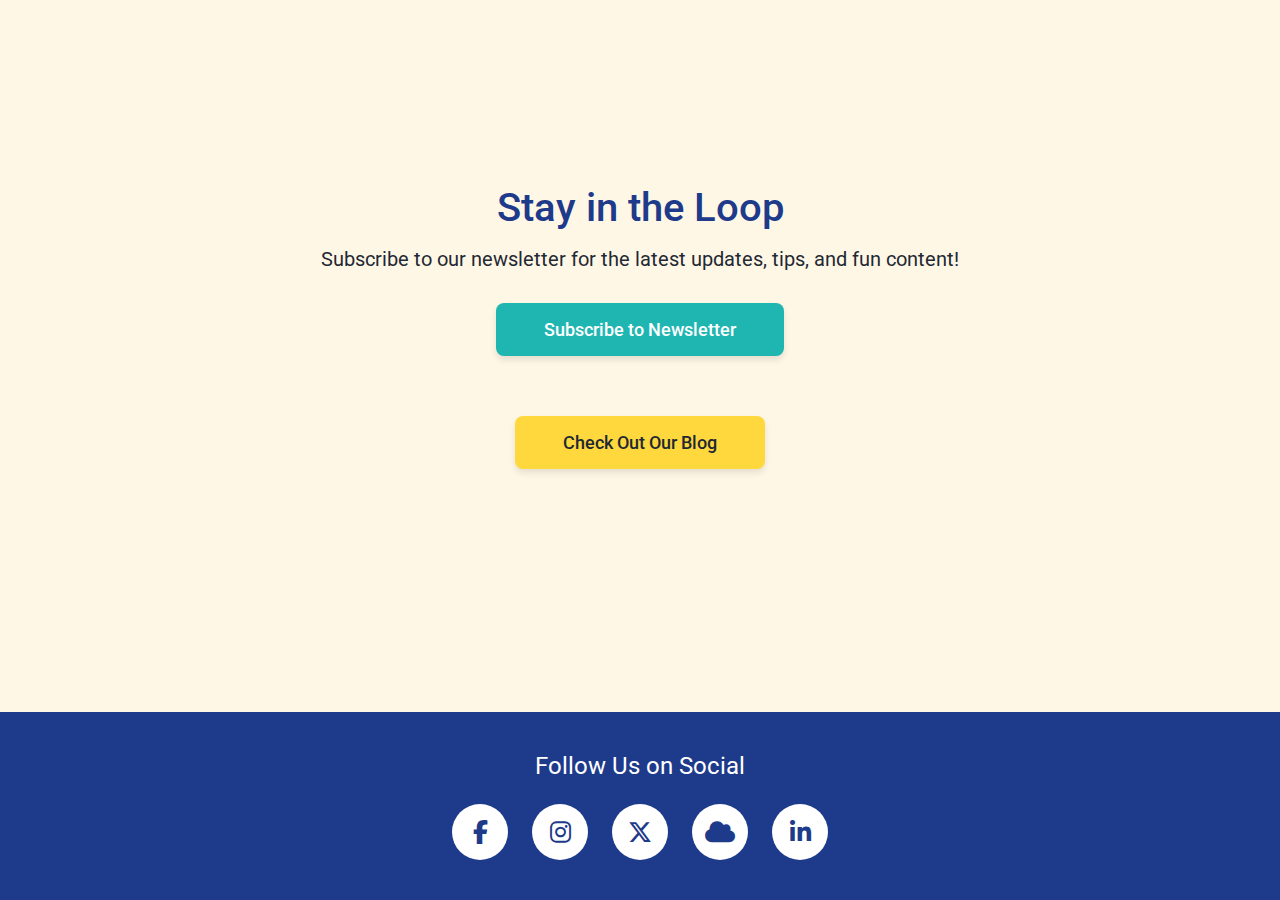
<file: newsletter/index.html>
<!DOCTYPE html>
<html lang="en">
<head>
    <meta charset="UTF-8">
    <meta name="viewport" content="width=device-width, initial-scale=1.0">
    <title>Newsletter - JeffyMakesIt.Fun</title>

    <!-- Favicons -->
    <link rel="icon" type="image/x-icon" href="/favicon.ico">
    <link rel="icon" type="image/png" sizes="32x32" href="/favicon-32x32.png">
    <link rel="icon" type="image/png" sizes="16x16" href="/favicon-16x16.png">
    <link rel="apple-touch-icon" sizes="180x180" href="/apple-touch-icon.png">

    <!-- Font Awesome for social icons -->
    <link rel="stylesheet" href="https://cdnjs.cloudflare.com/ajax/libs/font-awesome/6.5.1/css/all.min.css">

    <!-- Google Fonts -->
    <link rel="stylesheet" href="https://fonts.googleapis.com/css2?family=Roboto:wght@300;400;500;700&display=swap">

    <style>
        * {
            margin: 0;
            padding: 0;
            box-sizing: border-box;
        }

        body {
            font-family: 'Roboto', sans-serif;
            background-color: #FFF7E6;
            color: #1F2933;
            display: flex;
            flex-direction: column;
            min-height: 100vh;
        }

        .container {
            max-width: 800px;
            margin: 0 auto;
            padding: 20px;
            flex: 1;
            display: flex;
            flex-direction: column;
            align-items: center;
            justify-content: center;
        }

        /* Newsletter Section */
        .newsletter-section {
            width: 100%;
            text-align: center;
            margin-bottom: 60px;
        }

        .newsletter-section h1 {
            color: #1E3A8A;
            font-size: 2.5rem;
            font-weight: 500;
            margin-bottom: 16px;
        }

        .newsletter-section p {
            color: #1F2933;
            font-size: 1.25rem;
            margin-bottom: 32px;
        }

        .subscribe-button {
            display: inline-block;
            background-color: #1FB6B2;
            color: white;
            padding: 16px 48px;
            font-size: 1.125rem;
            font-weight: 500;
            text-decoration: none;
            border-radius: 8px;
            transition: all 0.3s ease;
            box-shadow: 0 4px 6px rgba(0, 0, 0, 0.1);
            cursor: pointer;
            border: none;
        }

        .subscribe-button:hover {
            background-color: #1a9a96;
            box-shadow: 0 6px 12px rgba(0, 0, 0, 0.15);
            transform: translateY(-2px);
        }

        /* Blog Section */
        .blog-section {
            width: 100%;
            text-align: center;
            margin-bottom: 60px;
        }

        .blog-button {
            display: inline-block;
            background-color: #FFD83D;
            color: #1F2933;
            padding: 16px 48px;
            font-size: 1.125rem;
            font-weight: 500;
            text-decoration: none;
            border-radius: 8px;
            transition: all 0.3s ease;
            box-shadow: 0 4px 6px rgba(0, 0, 0, 0.1);
        }

        .blog-button:hover {
            background-color: #f5cc00;
            box-shadow: 0 6px 12px rgba(0, 0, 0, 0.15);
            transform: translateY(-2px);
        }

        /* Footer / Social Section */
        .social-section {
            width: 100%;
            padding: 40px 20px;
            text-align: center;
            background-color: #1E3A8A;
            color: white;
            margin-top: auto;
        }

        .social-section h2 {
            font-size: 1.5rem;
            font-weight: 400;
            margin-bottom: 24px;
        }

        .social-icons {
            display: flex;
            justify-content: center;
            gap: 24px;
            flex-wrap: wrap;
        }

        .social-icon {
            display: inline-flex;
            align-items: center;
            justify-content: center;
            width: 56px;
            height: 56px;
            background-color: white;
            color: #1E3A8A;
            border-radius: 50%;
            text-decoration: none;
            font-size: 24px;
            transition: all 0.3s ease;
        }

        .social-icon:hover {
            background-color: #1FB6B2;
            color: white;
            transform: translateY(-4px);
            box-shadow: 0 6px 12px rgba(0, 0, 0, 0.2);
        }

        /* Responsive Design */
        @media (max-width: 768px) {
            .newsletter-section h1 {
                font-size: 2rem;
            }

            .newsletter-section p {
                font-size: 1rem;
            }

            .subscribe-button,
            .blog-button {
                padding: 14px 32px;
                font-size: 1rem;
            }

            .social-icon {
                width: 48px;
                height: 48px;
                font-size: 20px;
            }
        }
    </style>
</head>
<body>
    <div class="container">
        <!-- Newsletter Subscription Section -->
        <div class="newsletter-section">
            <h1>Stay in the Loop</h1>
            <p>Subscribe to our newsletter for the latest updates, tips, and fun content!</p>
            <a href="javascript:void(0);" class="subscribe-button lightbox-253648973091064" onclick="return false;">
                Subscribe to Newsletter
            </a>
        </div>

        <!-- Blog Section -->
        <div class="blog-section">
            <a href="https://blog.jeffymakesit.fun" class="blog-button" target="_blank" rel="noopener noreferrer">
                Check Out Our Blog
            </a>
        </div>
    </div>

    <!-- Social Media Footer -->
    <div class="social-section">
        <h2>Follow Us on Social</h2>
        <div class="social-icons">
            <a href="https://www.facebook.com/jeffymakesitfun" class="social-icon" target="_blank" rel="noopener noreferrer" aria-label="Facebook">
                <i class="fab fa-facebook-f"></i>
            </a>
            <a href="https://www.instagram.com/jeffymakesitfun" class="social-icon" target="_blank" rel="noopener noreferrer" aria-label="Instagram">
                <i class="fab fa-instagram"></i>
            </a>
            <a href="https://x.com/jeffymakesitfun" class="social-icon" target="_blank" rel="noopener noreferrer" aria-label="X (Twitter)">
                <i class="fab fa-x-twitter"></i>
            </a>
            <a href="https://bsky.app/profile/jeffymakesitfun.bsky.social" class="social-icon" target="_blank" rel="noopener noreferrer" aria-label="BlueSky">
                <i class="fas fa-cloud"></i>
            </a>
            <a href="https://www.linkedin.com/company/jeffymakesitfun/" class="social-icon" target="_blank" rel="noopener noreferrer" aria-label="LinkedIn">
                <i class="fab fa-linkedin-in"></i>
            </a>
        </div>
    </div>

    <!-- Jotform Newsletter Lightbox -->
    <script src="https://cdn.jotfor.ms/s/static/latest/static/feedback2.js" type="text/javascript"></script>
    <script type="text/javascript">
        var JFL_253648973091064 = new JotformFeedback({
            formId: '253648973091064',
            base: 'https://form.jotform.com/',
            windowTitle: 'Join Our Mailing List',
            backgroundColor: '#FFA500',
            fontColor: '#FFFFFF',
            type: 'false',
            height: 500,
            width: 700,
            openOnLoad: false
        });
    </script>
    <script src='https://cdn.jotfor.ms/s/umd/latest/for-form-embed-handler.js'></script>
    <script>window.jotformEmbedHandler("iframe[id='253648973091064']", "https://form.jotform.com/")</script>
</body>
</html>
</file>
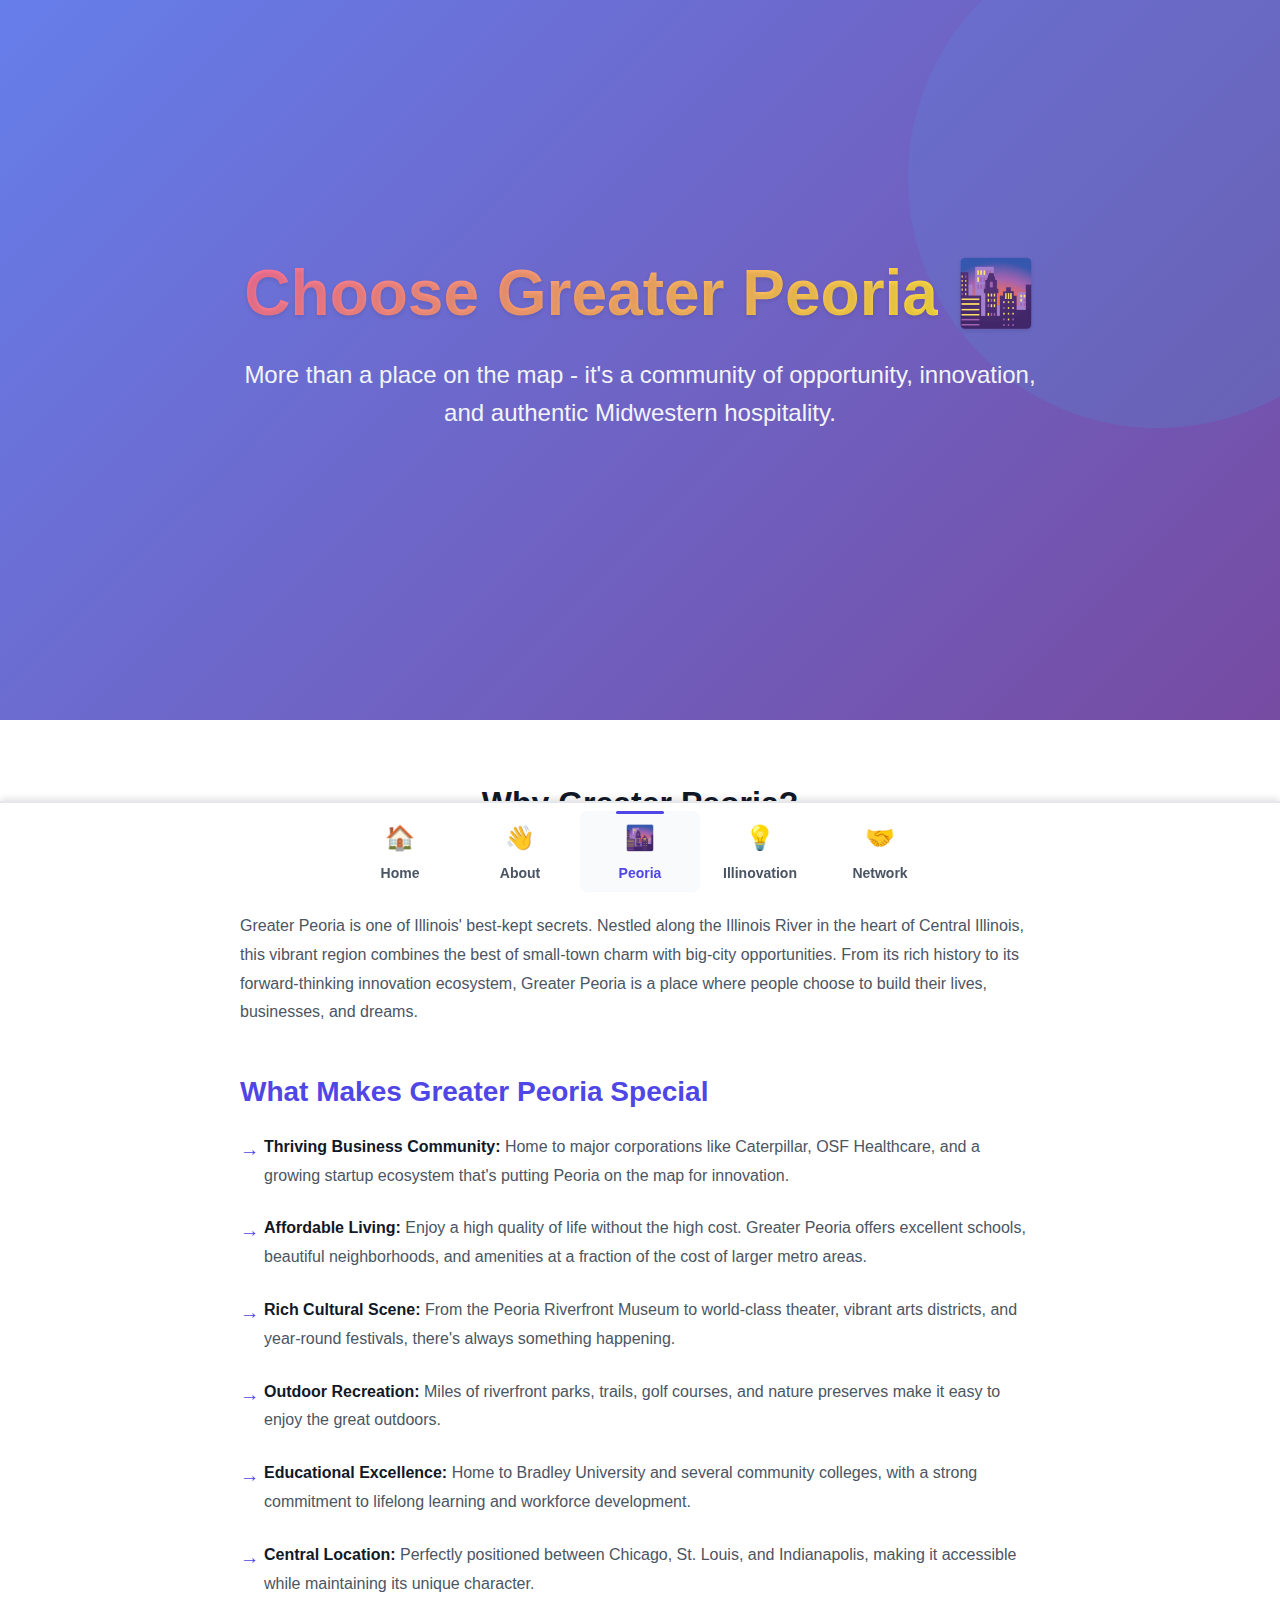
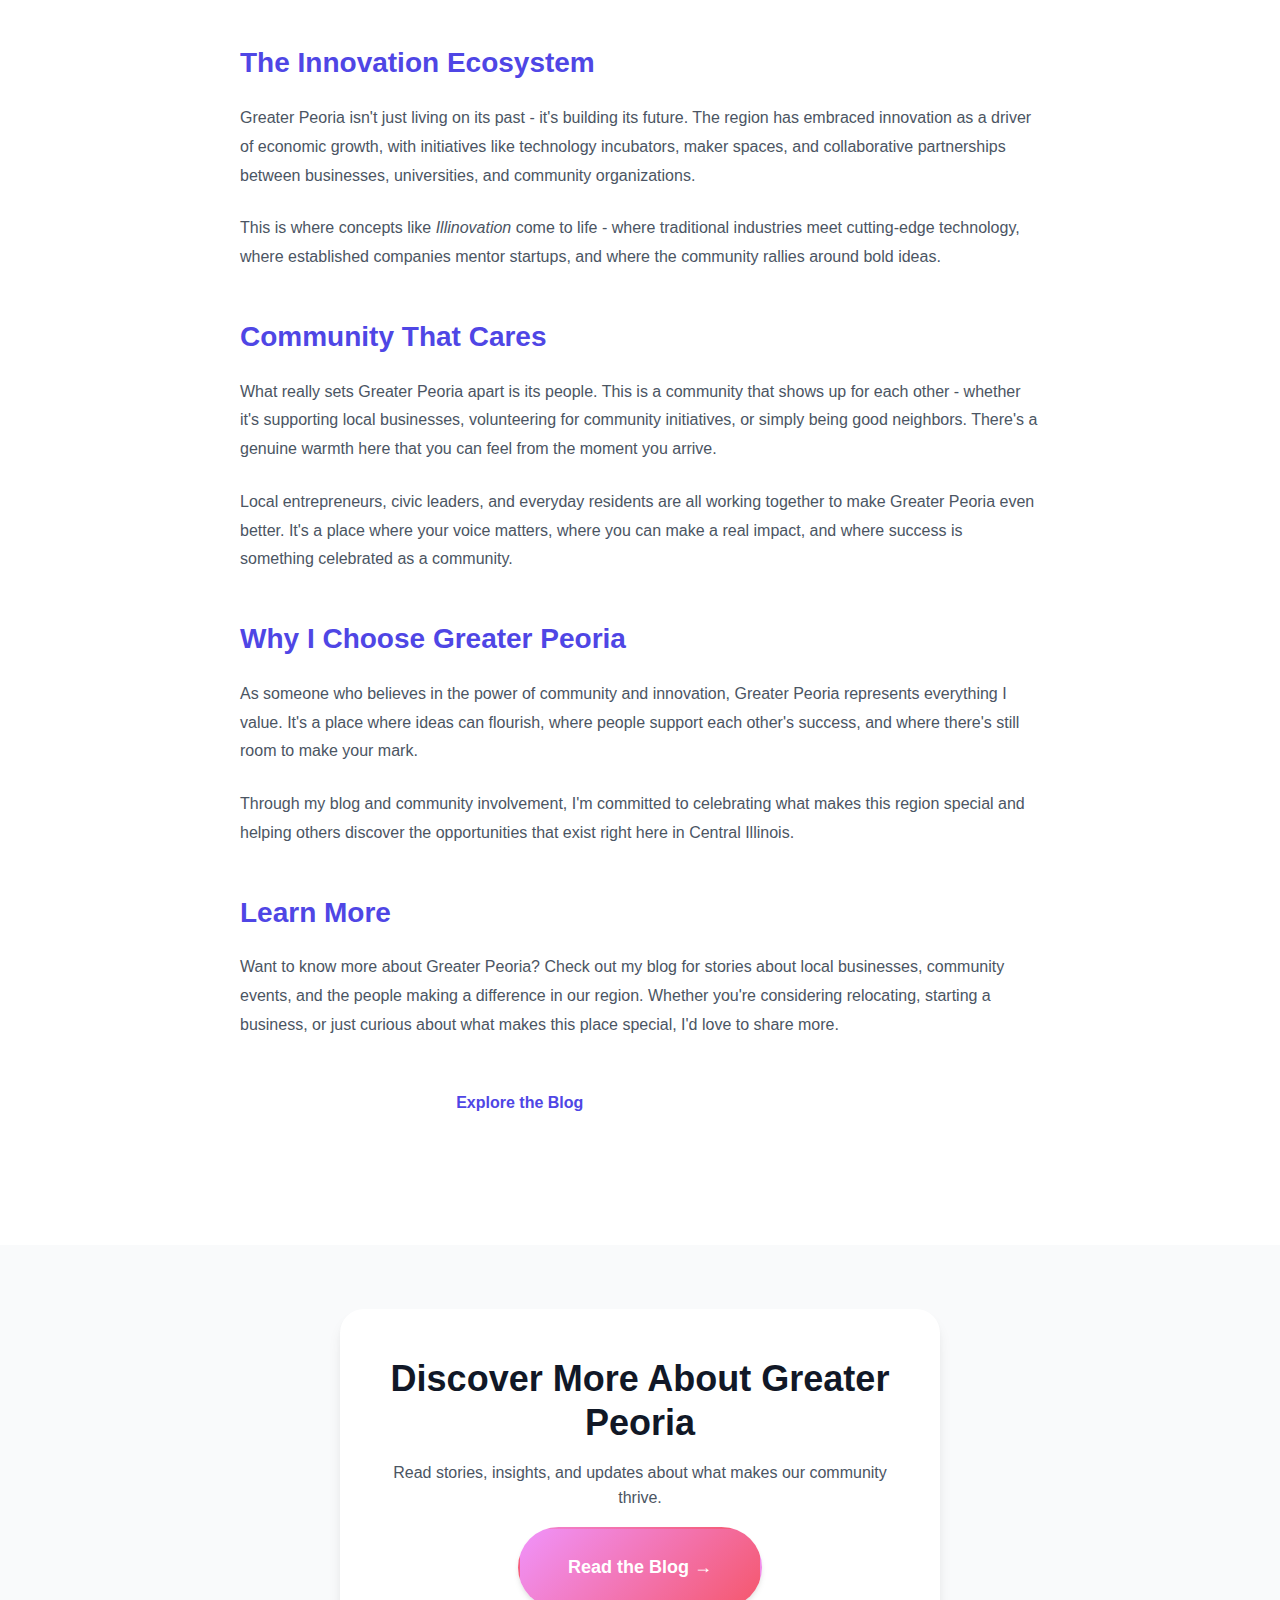
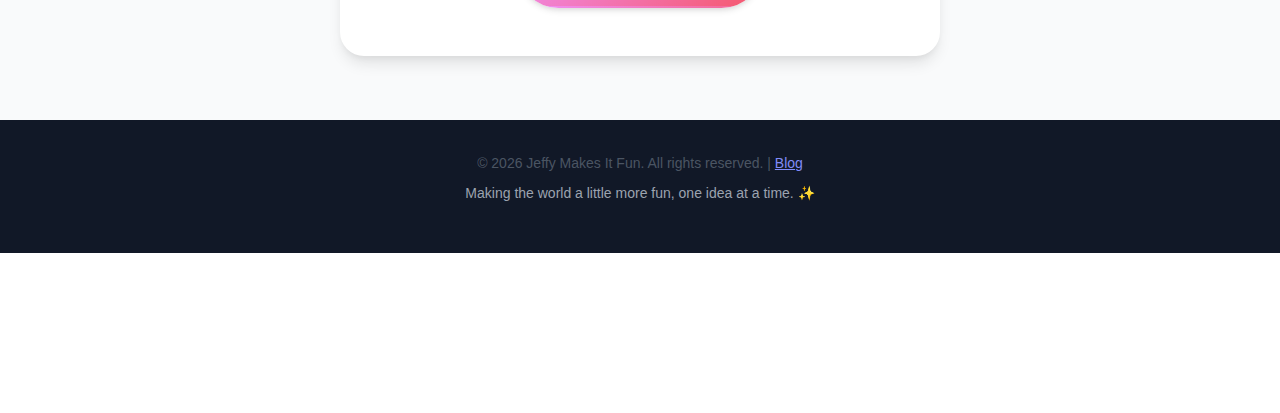
<file: greaterpeoria.html>
<!DOCTYPE html>
<html lang="en">
<head>
    <!-- META TAGS & SEO -->
    <meta charset="UTF-8">
    <meta name="viewport" content="width=device-width, initial-scale=1.0">

    <title>ChooseGreaterPeoria | Jeffy Makes It Fun</title>
    <meta name="title" content="ChooseGreaterPeoria | Celebrating Community & Opportunity">
    <meta name="description" content="Discover Greater Peoria - a vibrant region full of opportunity, community, culture, and innovation. Learn why Jeffy champions the Greater Peoria area.">
    <meta name="keywords" content="Greater Peoria, Peoria Illinois, Central Illinois, community, economic development, local business, Peoria culture, Illinois opportunities">
    <meta name="robots" content="index, follow">

    <!-- Open Graph / Social Media -->
    <meta property="og:type" content="article">
    <meta property="og:url" content="https://jeffymakesit.fun/greaterpeoria.html">
    <meta property="og:title" content="ChooseGreaterPeoria | Celebrating Community & Opportunity">
    <meta property="og:description" content="Discover Greater Peoria - a vibrant region full of opportunity, community, culture, and innovation.">

    <link rel="canonical" href="https://jeffymakesit.fun/greaterpeoria.html">
    <link rel="icon" type="image/x-icon" href="/favicon.ico">
    <link rel="stylesheet" href="styles.css">
</head>
<body>
    <!-- Skip to content link for accessibility -->
    <a href="#main-content" class="skip-link">Skip to main content</a>

    <main id="main-content" role="main">

        <!-- HERO SECTION -->
        <section class="hero" aria-labelledby="peoria-hero-title">
            <div class="hero-content">
                <h1 id="peoria-hero-title" class="hero-title">
                    <span class="gradient-text">Choose Greater Peoria</span> 🌆
                </h1>
                <p class="hero-subtitle">
                    More than a place on the map - it's a community of opportunity,
                    innovation, and authentic Midwestern hospitality.
                </p>
            </div>
            <div class="hero-decoration" aria-hidden="true"></div>
        </section>

        <!-- MAIN CONTENT SECTION -->
        <section class="about-content" aria-labelledby="peoria-content-title">
            <div class="container">
                <article class="content-article">

                    <h2 id="peoria-content-title" class="section-title">Why Greater Peoria?</h2>

                    <div class="content-block">
                        <h3>A Hidden Gem in the Heartland</h3>
                        <p>
                            Greater Peoria is one of Illinois' best-kept secrets. Nestled along the Illinois
                            River in the heart of Central Illinois, this vibrant region combines the best of
                            small-town charm with big-city opportunities. From its rich history to its
                            forward-thinking innovation ecosystem, Greater Peoria is a place where people
                            choose to build their lives, businesses, and dreams.
                        </p>
                    </div>

                    <div class="content-block">
                        <h3>What Makes Greater Peoria Special</h3>
                        <ul class="passion-list">
                            <li>
                                <strong>Thriving Business Community:</strong> Home to major corporations like
                                Caterpillar, OSF Healthcare, and a growing startup ecosystem that's putting
                                Peoria on the map for innovation.
                            </li>
                            <li>
                                <strong>Affordable Living:</strong> Enjoy a high quality of life without the
                                high cost. Greater Peoria offers excellent schools, beautiful neighborhoods,
                                and amenities at a fraction of the cost of larger metro areas.
                            </li>
                            <li>
                                <strong>Rich Cultural Scene:</strong> From the Peoria Riverfront Museum to
                                world-class theater, vibrant arts districts, and year-round festivals, there's
                                always something happening.
                            </li>
                            <li>
                                <strong>Outdoor Recreation:</strong> Miles of riverfront parks, trails,
                                golf courses, and nature preserves make it easy to enjoy the great outdoors.
                            </li>
                            <li>
                                <strong>Educational Excellence:</strong> Home to Bradley University and
                                several community colleges, with a strong commitment to lifelong learning
                                and workforce development.
                            </li>
                            <li>
                                <strong>Central Location:</strong> Perfectly positioned between Chicago,
                                St. Louis, and Indianapolis, making it accessible while maintaining its
                                unique character.
                            </li>
                        </ul>
                    </div>

                    <div class="content-block">
                        <h3>The Innovation Ecosystem</h3>
                        <p>
                            Greater Peoria isn't just living on its past - it's building its future. The
                            region has embraced innovation as a driver of economic growth, with initiatives
                            like technology incubators, maker spaces, and collaborative partnerships between
                            businesses, universities, and community organizations.
                        </p>
                        <p>
                            This is where concepts like <em>Illinovation</em> come to life - where traditional
                            industries meet cutting-edge technology, where established companies mentor
                            startups, and where the community rallies around bold ideas.
                        </p>
                    </div>

                    <div class="content-block">
                        <h3>Community That Cares</h3>
                        <p>
                            What really sets Greater Peoria apart is its people. This is a community that
                            shows up for each other - whether it's supporting local businesses, volunteering
                            for community initiatives, or simply being good neighbors. There's a genuine
                            warmth here that you can feel from the moment you arrive.
                        </p>
                        <p>
                            Local entrepreneurs, civic leaders, and everyday residents are all working
                            together to make Greater Peoria even better. It's a place where your voice
                            matters, where you can make a real impact, and where success is something
                            celebrated as a community.
                        </p>
                    </div>

                    <div class="content-block">
                        <h3>Why I Choose Greater Peoria</h3>
                        <p>
                            As someone who believes in the power of community and innovation, Greater Peoria
                            represents everything I value. It's a place where ideas can flourish, where
                            people support each other's success, and where there's still room to make your
                            mark.
                        </p>
                        <p>
                            Through my blog and community involvement, I'm committed to celebrating what
                            makes this region special and helping others discover the opportunities that
                            exist right here in Central Illinois.
                        </p>
                    </div>

                    <div class="content-block">
                        <h3>Learn More</h3>
                        <p>
                            Want to know more about Greater Peoria? Check out my blog for stories about
                            local businesses, community events, and the people making a difference in
                            our region. Whether you're considering relocating, starting a business, or
                            just curious about what makes this place special, I'd love to share more.
                        </p>
                        <div class="cta-buttons">
                            <a href="https://blog.jeffymakesit.fun" class="btn btn-primary" aria-label="Read about Greater Peoria on the blog">
                                Explore the Blog
                            </a>
                            <a href="illinovation.html" class="btn btn-secondary" aria-label="Learn about Illinovation">
                                Discover Illinovation
                            </a>
                        </div>
                    </div>

                </article>
            </div>
        </section>

        <!-- CALL TO ACTION -->
        <section class="blog-link-section" aria-labelledby="cta-title">
            <div class="container">
                <div class="blog-link-card">
                    <h2 id="cta-title">Discover More About Greater Peoria</h2>
                    <p>Read stories, insights, and updates about what makes our community thrive.</p>
                    <a href="https://blog.jeffymakesit.fun" class="btn btn-accent btn-large" aria-label="Visit the blog">
                        Read the Blog →
                    </a>
                </div>
            </div>
        </section>

    </main>

    <!-- BOTTOM NAVIGATION -->
    <nav class="bottom-nav" role="navigation" aria-label="Main navigation">
        <ul class="nav-list">
            <li class="nav-item">
                <a href="index.html" class="nav-link">
                    <span class="nav-icon" aria-hidden="true">🏠</span>
                    <span class="nav-text">Home</span>
                </a>
            </li>
            <li class="nav-item">
                <a href="about.html" class="nav-link">
                    <span class="nav-icon" aria-hidden="true">👋</span>
                    <span class="nav-text">About</span>
                </a>
            </li>
            <li class="nav-item">
                <a href="greaterpeoria.html" class="nav-link active" aria-current="page">
                    <span class="nav-icon" aria-hidden="true">🌆</span>
                    <span class="nav-text">Peoria</span>
                </a>
            </li>
            <li class="nav-item">
                <a href="illinovation.html" class="nav-link">
                    <span class="nav-icon" aria-hidden="true">💡</span>
                    <span class="nav-text">Illinovation</span>
                </a>
            </li>
            <li class="nav-item">
                <a href="networking.html" class="nav-link">
                    <span class="nav-icon" aria-hidden="true">🤝</span>
                    <span class="nav-text">Network</span>
                </a>
            </li>
        </ul>
    </nav>

    <!-- FOOTER -->
    <footer class="footer" role="contentinfo">
        <div class="container">
            <p class="footer-text">
                &copy; 2026 Jeffy Makes It Fun. All rights reserved. |
                <a href="https://blog.jeffymakesit.fun" class="footer-link">Blog</a>
            </p>
            <p class="footer-tagline">Making the world a little more fun, one idea at a time. ✨</p>
        </div>
    </footer>

    <script src="script.js"></script>
</body>
</html>
</file>
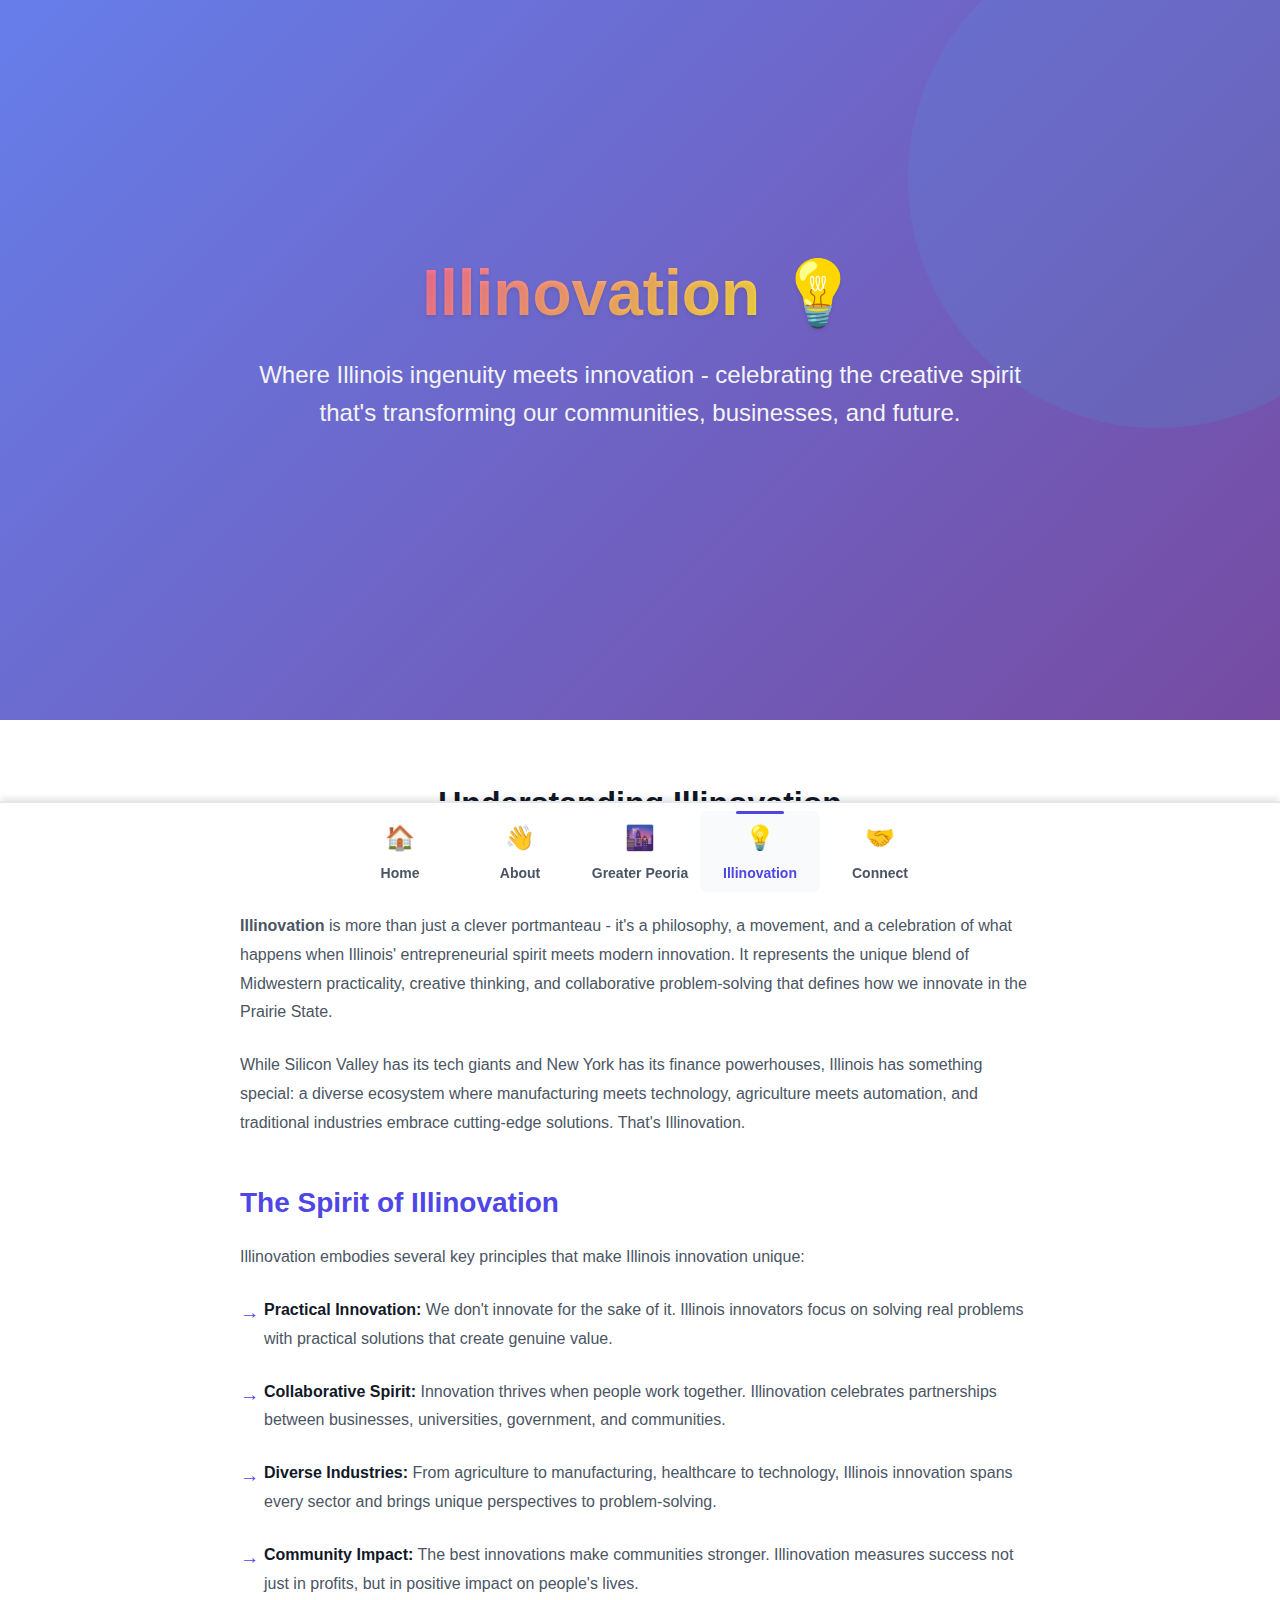
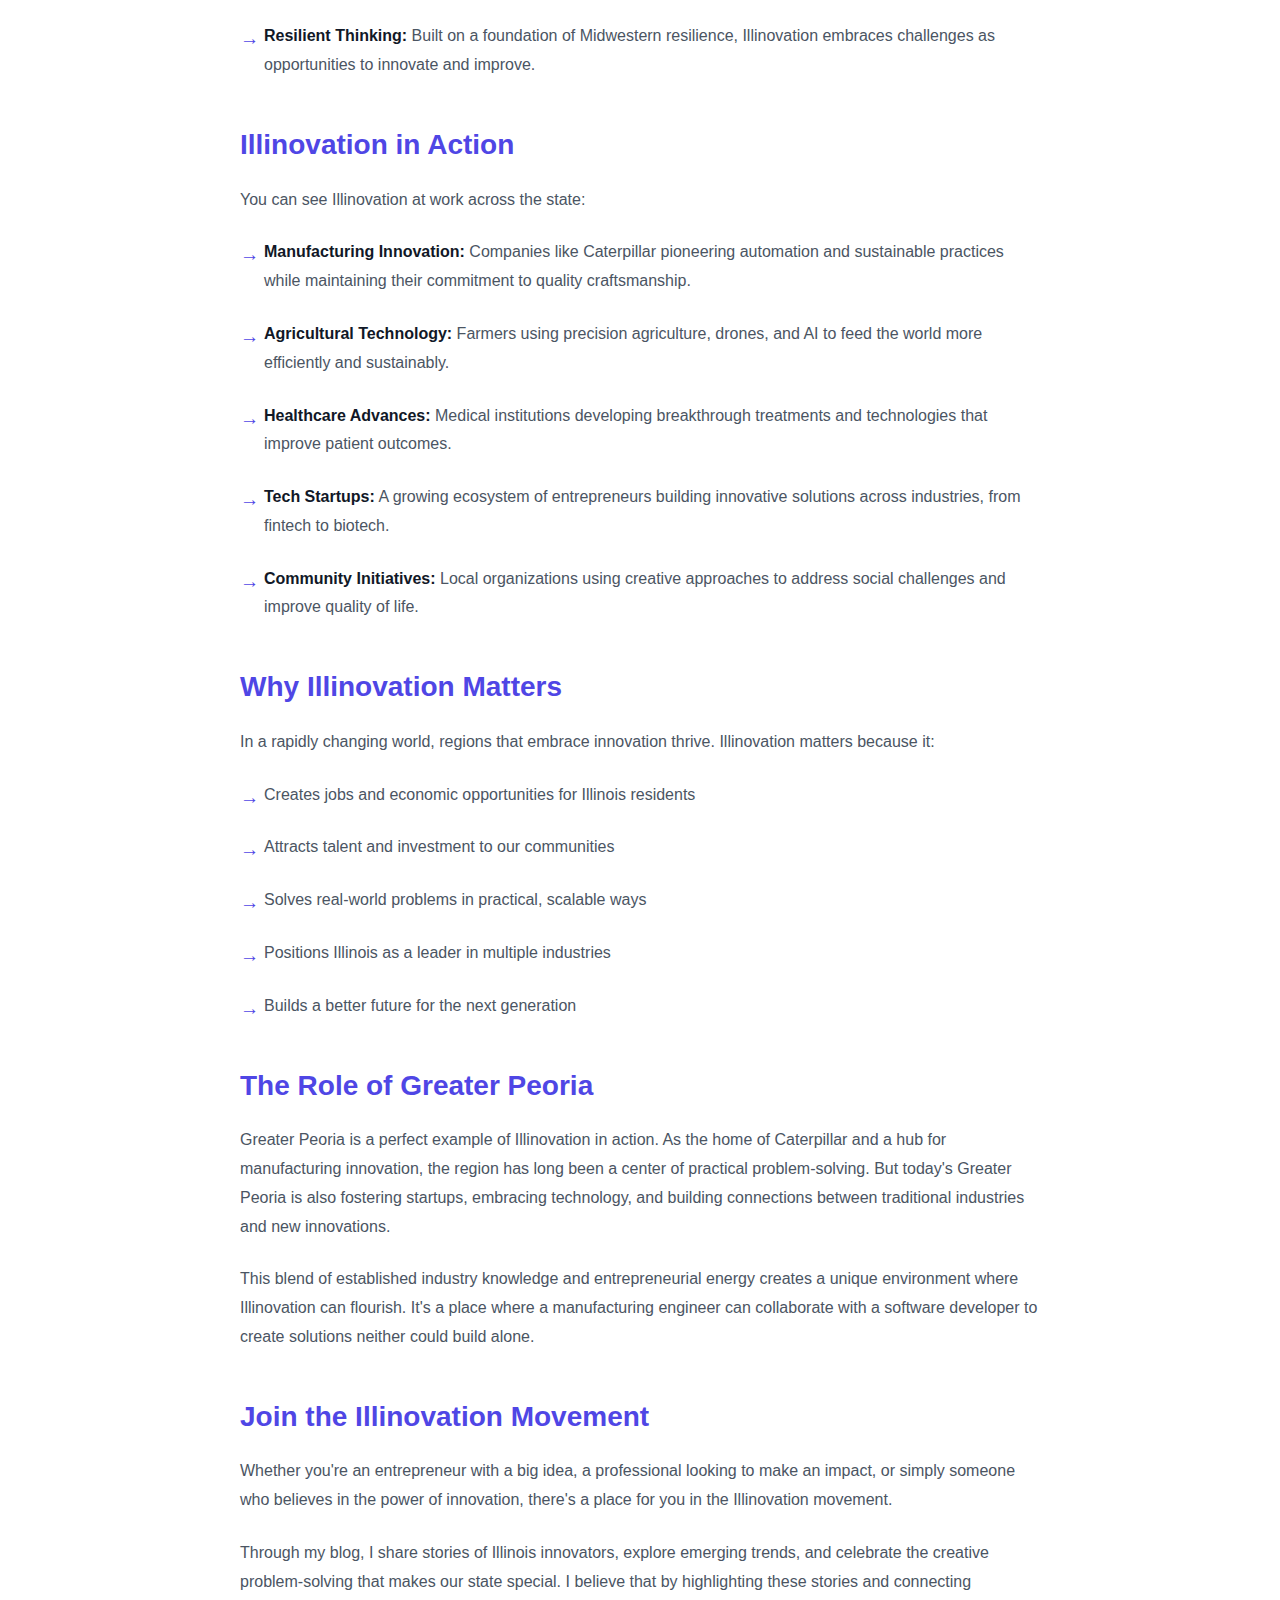
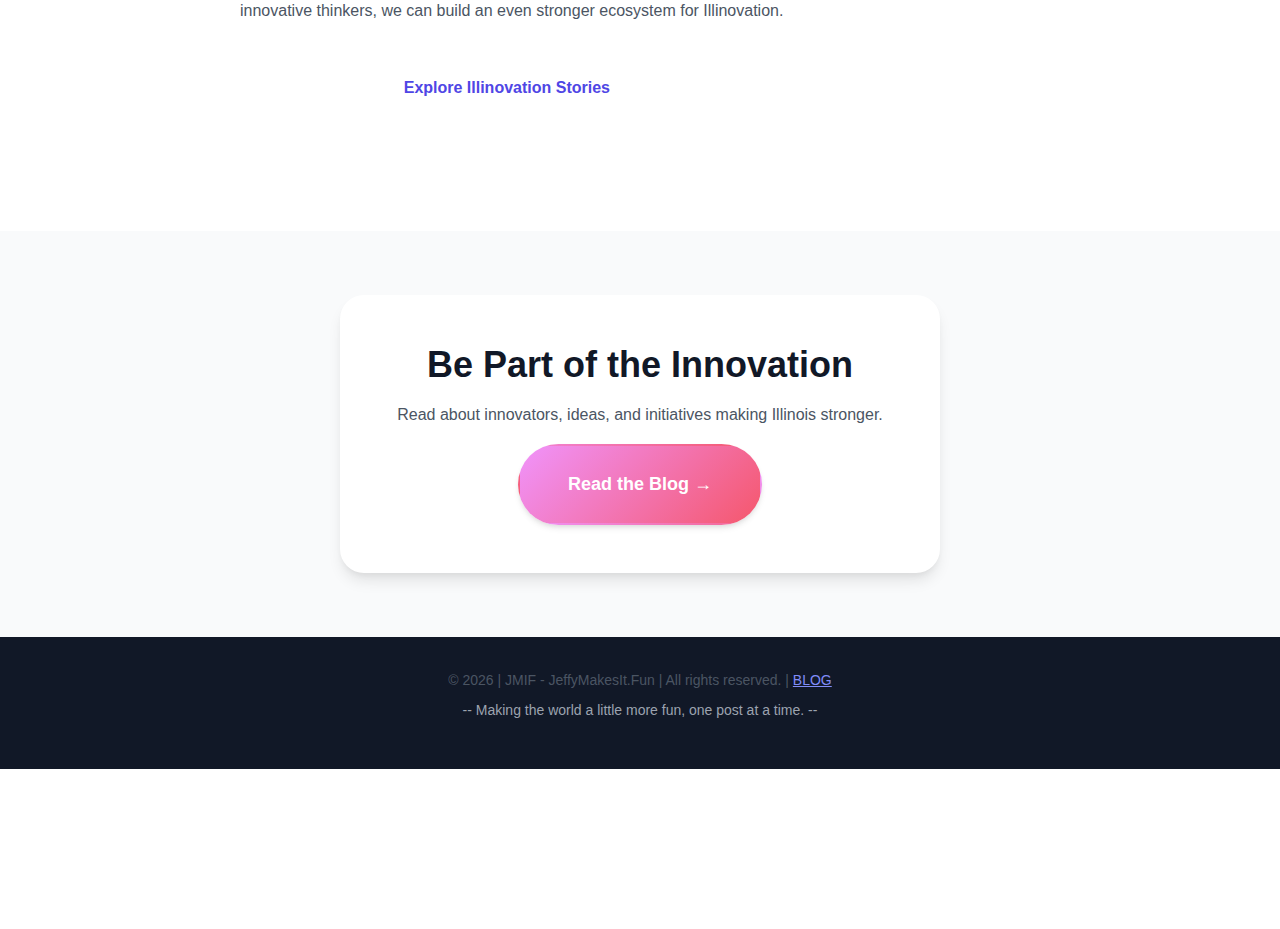
<file: illinovation.html>
<!DOCTYPE html>
<html lang="en">
<head>
    <!-- META TAGS & SEO -->
    <meta charset="UTF-8">
    <meta name="viewport" content="width=device-width, initial-scale=1.0">

    <title>What Is Illinovation | Jeffy Makes It Fun</title>
    <meta name="title" content="What Is Illinovation | Innovation in Illinois">
    <meta name="description" content="Illinovation represents the spirit of innovation in Illinois - where creativity meets practicality, tradition meets technology, and ideas become impact.">
    <meta name="keywords" content="Illinovation, Illinois innovation, Midwest innovation, entrepreneurship Illinois, technology Illinois, creative innovation, community innovation">
    <meta name="robots" content="index, follow">

    <!-- Open Graph / Social Media -->
    <meta property="og:type" content="article">
    <meta property="og:url" content="https://jeffymakesit.fun/illinovation.html">
    <meta property="og:title" content="What Is Illinovation | Innovation in Illinois">
    <meta property="og:description" content="Illinovation represents the spirit of innovation in Illinois - where creativity meets practicality and ideas become impact.">

    <link rel="canonical" href="https://jeffymakesit.fun/illinovation.html">

    <!-- Favicons for all devices and browsers -->
    <link rel="icon" type="image/x-icon" href="/favicon.ico">
    <link rel="icon" type="image/png" sizes="32x32" href="/favicon-32x32.png">
    <link rel="icon" type="image/png" sizes="16x16" href="/favicon-16x16.png">
    <link rel="apple-touch-icon" sizes="180x180" href="/apple-touch-icon.png">
    <link rel="manifest" href="/site.webmanifest">

    <link rel="stylesheet" href="styles.css">
</head>
<body>
    <!-- Skip to content link for accessibility -->
    <a href="#main-content" class="skip-link">Skip to main content</a>

    <main id="main-content" role="main">

        <!-- HERO SECTION -->
        <section class="hero" aria-labelledby="illinovation-hero-title">
            <div class="hero-content">
                <h1 id="illinovation-hero-title" class="hero-title">
                    <span class="gradient-text">Illinovation</span> 💡
                </h1>
                <p class="hero-subtitle">
                    Where Illinois ingenuity meets innovation - celebrating the creative spirit
                    that's transforming our communities, businesses, and future.
                </p>
            </div>
            <div class="hero-decoration" aria-hidden="true"></div>
        </section>

        <!-- MAIN CONTENT SECTION -->
        <section class="about-content" aria-labelledby="illinovation-content-title">
            <div class="container">
                <article class="content-article">

                    <h2 id="illinovation-content-title" class="section-title">Understanding Illinovation</h2>

                    <div class="content-block">
                        <h3>What Is Illinovation?</h3>
                        <p>
                            <strong>Illinovation</strong> is more than just a clever portmanteau - it's a
                            philosophy, a movement, and a celebration of what happens when Illinois'
                            entrepreneurial spirit meets modern innovation. It represents the unique blend
                            of Midwestern practicality, creative thinking, and collaborative problem-solving
                            that defines how we innovate in the Prairie State.
                        </p>
                        <p>
                            While Silicon Valley has its tech giants and New York has its finance powerhouses,
                            Illinois has something special: a diverse ecosystem where manufacturing meets
                            technology, agriculture meets automation, and traditional industries embrace
                            cutting-edge solutions. That's Illinovation.
                        </p>
                    </div>

                    <div class="content-block">
                        <h3>The Spirit of Illinovation</h3>
                        <p>
                            Illinovation embodies several key principles that make Illinois innovation unique:
                        </p>
                        <ul class="passion-list">
                            <li>
                                <strong>Practical Innovation:</strong> We don't innovate for the sake of it.
                                Illinois innovators focus on solving real problems with practical solutions
                                that create genuine value.
                            </li>
                            <li>
                                <strong>Collaborative Spirit:</strong> Innovation thrives when people work
                                together. Illinovation celebrates partnerships between businesses, universities,
                                government, and communities.
                            </li>
                            <li>
                                <strong>Diverse Industries:</strong> From agriculture to manufacturing,
                                healthcare to technology, Illinois innovation spans every sector and brings
                                unique perspectives to problem-solving.
                            </li>
                            <li>
                                <strong>Community Impact:</strong> The best innovations make communities
                                stronger. Illinovation measures success not just in profits, but in positive
                                impact on people's lives.
                            </li>
                            <li>
                                <strong>Resilient Thinking:</strong> Built on a foundation of Midwestern
                                resilience, Illinovation embraces challenges as opportunities to innovate
                                and improve.
                            </li>
                        </ul>
                    </div>

                    <div class="content-block">
                        <h3>Illinovation in Action</h3>
                        <p>
                            You can see Illinovation at work across the state:
                        </p>
                        <ul class="passion-list">
                            <li>
                                <strong>Manufacturing Innovation:</strong> Companies like Caterpillar pioneering
                                automation and sustainable practices while maintaining their commitment to
                                quality craftsmanship.
                            </li>
                            <li>
                                <strong>Agricultural Technology:</strong> Farmers using precision agriculture,
                                drones, and AI to feed the world more efficiently and sustainably.
                            </li>
                            <li>
                                <strong>Healthcare Advances:</strong> Medical institutions developing
                                breakthrough treatments and technologies that improve patient outcomes.
                            </li>
                            <li>
                                <strong>Tech Startups:</strong> A growing ecosystem of entrepreneurs building
                                innovative solutions across industries, from fintech to biotech.
                            </li>
                            <li>
                                <strong>Community Initiatives:</strong> Local organizations using creative
                                approaches to address social challenges and improve quality of life.
                            </li>
                        </ul>
                    </div>

                    <div class="content-block">
                        <h3>Why Illinovation Matters</h3>
                        <p>
                            In a rapidly changing world, regions that embrace innovation thrive. Illinovation
                            matters because it:
                        </p>
                        <ul class="passion-list">
                            <li>Creates jobs and economic opportunities for Illinois residents</li>
                            <li>Attracts talent and investment to our communities</li>
                            <li>Solves real-world problems in practical, scalable ways</li>
                            <li>Positions Illinois as a leader in multiple industries</li>
                            <li>Builds a better future for the next generation</li>
                        </ul>
                    </div>

                    <div class="content-block">
                        <h3>The Role of Greater Peoria</h3>
                        <p>
                            Greater Peoria is a perfect example of Illinovation in action. As the home of
                            Caterpillar and a hub for manufacturing innovation, the region has long been a
                            center of practical problem-solving. But today's Greater Peoria is also fostering
                            startups, embracing technology, and building connections between traditional
                            industries and new innovations.
                        </p>
                        <p>
                            This blend of established industry knowledge and entrepreneurial energy creates
                            a unique environment where Illinovation can flourish. It's a place where a
                            manufacturing engineer can collaborate with a software developer to create
                            solutions neither could build alone.
                        </p>
                    </div>

                    <div class="content-block">
                        <h3>Join the Illinovation Movement</h3>
                        <p>
                            Whether you're an entrepreneur with a big idea, a professional looking to make
                            an impact, or simply someone who believes in the power of innovation, there's
                            a place for you in the Illinovation movement.
                        </p>
                        <p>
                            Through my blog, I share stories of Illinois innovators, explore emerging trends,
                            and celebrate the creative problem-solving that makes our state special. I believe
                            that by highlighting these stories and connecting innovative thinkers, we can
                            build an even stronger ecosystem for Illinovation.
                        </p>
                        <div class="cta-buttons">
                            <a href="https://blog.jeffymakesit.fun" class="btn btn-primary" aria-label="Read Illinovation stories on the blog">
                                Explore Illinovation Stories
                            </a>
                            <a href="greaterpeoria.html" class="btn btn-secondary" aria-label="Learn about Greater Peoria">
                                Discover Greater Peoria
                            </a>
                        </div>
                    </div>

                </article>
            </div>
        </section>

        <!-- CALL TO ACTION -->
        <section class="blog-link-section" aria-labelledby="cta-title">
            <div class="container">
                <div class="blog-link-card">
                    <h2 id="cta-title">Be Part of the Innovation</h2>
                    <p>Read about innovators, ideas, and initiatives making Illinois stronger.</p>
                    <a href="https://blog.jeffymakesit.fun" class="btn btn-accent btn-large" aria-label="Visit the blog">
                        Read the Blog →
                    </a>
                </div>
            </div>
        </section>

    </main>

    <!-- BOTTOM NAVIGATION -->
    <nav class="bottom-nav" role="navigation" aria-label="Main navigation">
        <ul class="nav-list">
            <li class="nav-item">
                <a href="index.html" class="nav-link">
                    <span class="nav-icon" aria-hidden="true">🏠</span>
                    <span class="nav-text">Home</span>
                </a>
            </li>
            <li class="nav-item">
                <a href="about.html" class="nav-link">
                    <span class="nav-icon" aria-hidden="true">👋</span>
                    <span class="nav-text">About</span>
                </a>
            </li>
            <li class="nav-item">
                <a href="greaterpeoria.html" class="nav-link">
                    <span class="nav-icon" aria-hidden="true">🌆</span>
                    <span class="nav-text">Greater Peoria</span>
                </a>
            </li>
            <li class="nav-item">
                <a href="illinovation.html" class="nav-link active" aria-current="page">
                    <span class="nav-icon" aria-hidden="true">💡</span>
                    <span class="nav-text">Illinovation</span>
                </a>
            </li>
            <li class="nav-item">
                <a href="networking.html" class="nav-link">
                    <span class="nav-icon" aria-hidden="true">🤝</span>
                    <span class="nav-text">Connect</span>
                </a>
            </li>
        </ul>
    </nav>

    <!-- FOOTER -->
    <footer class="footer" role="contentinfo">
        <div class="container">
            <p class="footer-text">
                &copy; 2026 | JMIF - JeffyMakesIt.Fun | All rights reserved. |
                <a href="https://blog.jeffymakesit.fun" class="footer-link">BLOG</a>
            </p>
            <p class="footer-tagline">-- Making the world a little more fun, one post at a time. --</p>
        </div>
    </footer>

    <script src="script.js"></script>
</body>
</html>
</file>
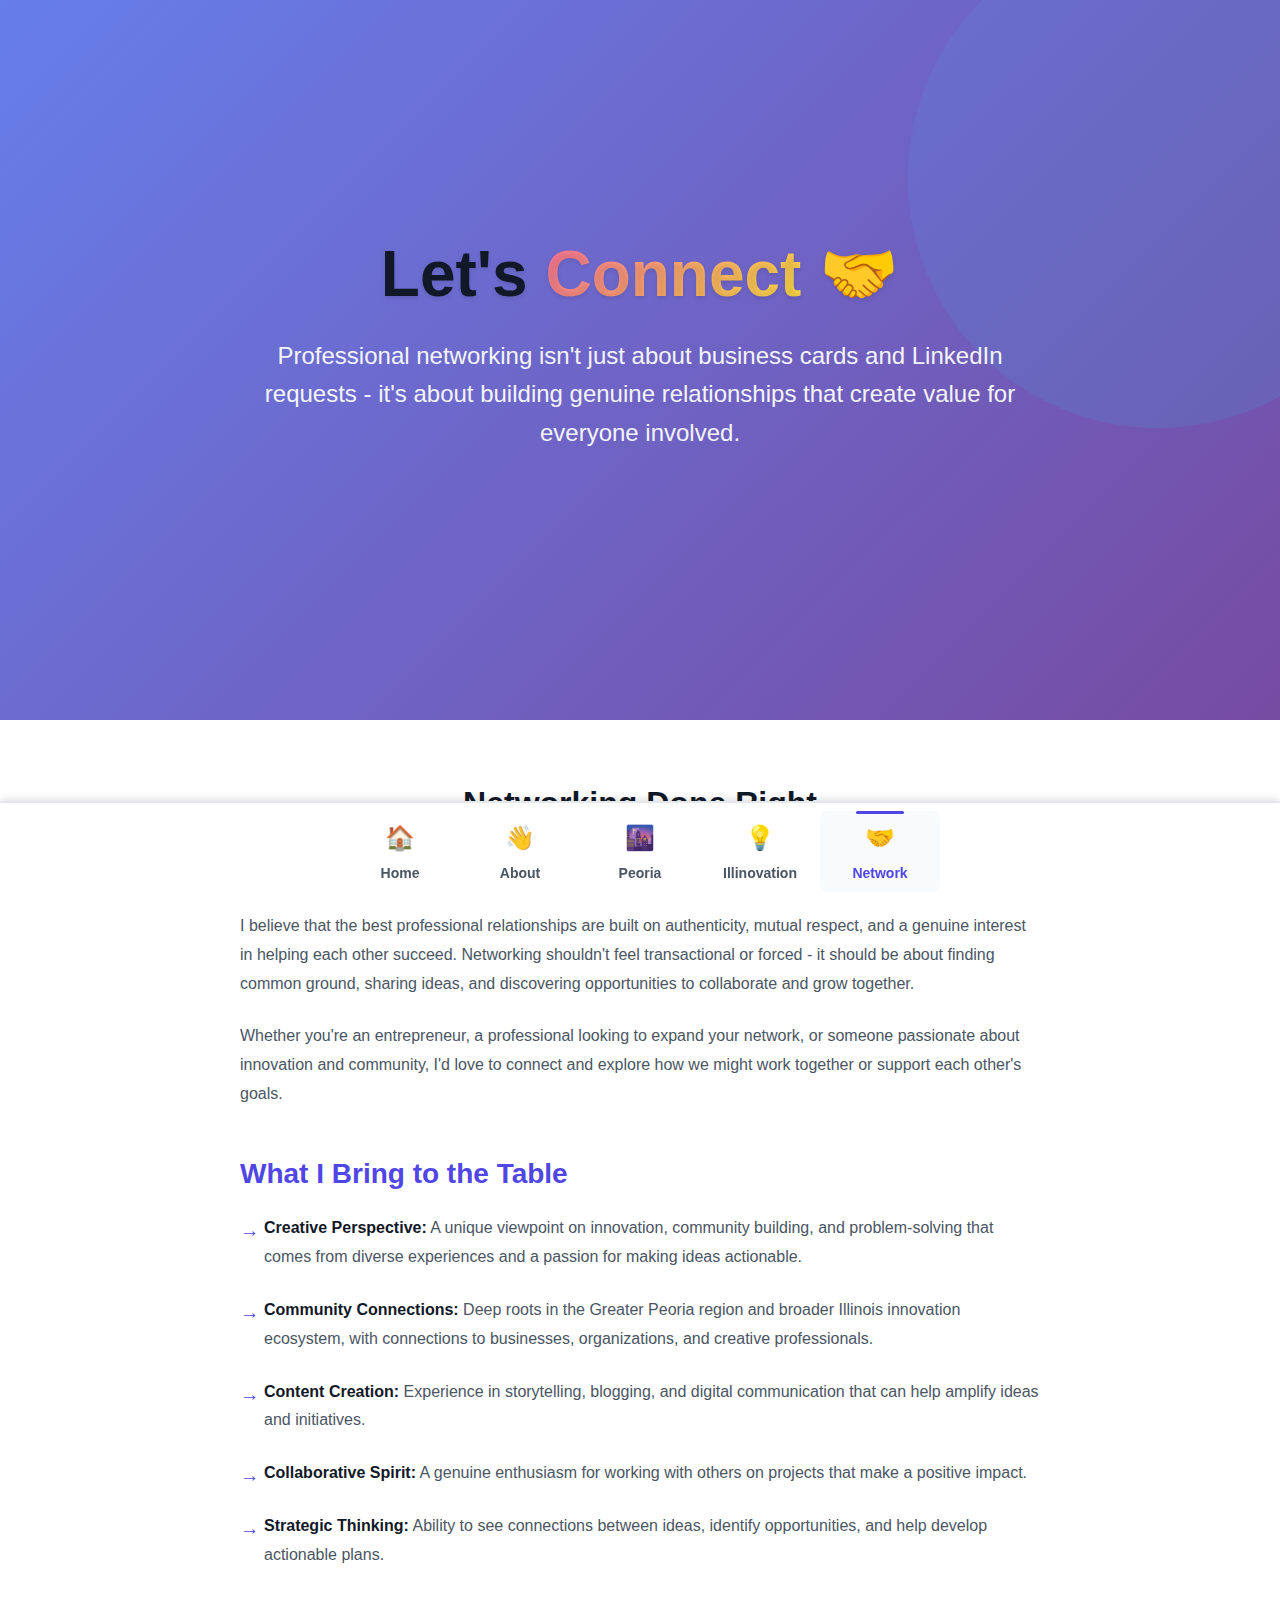
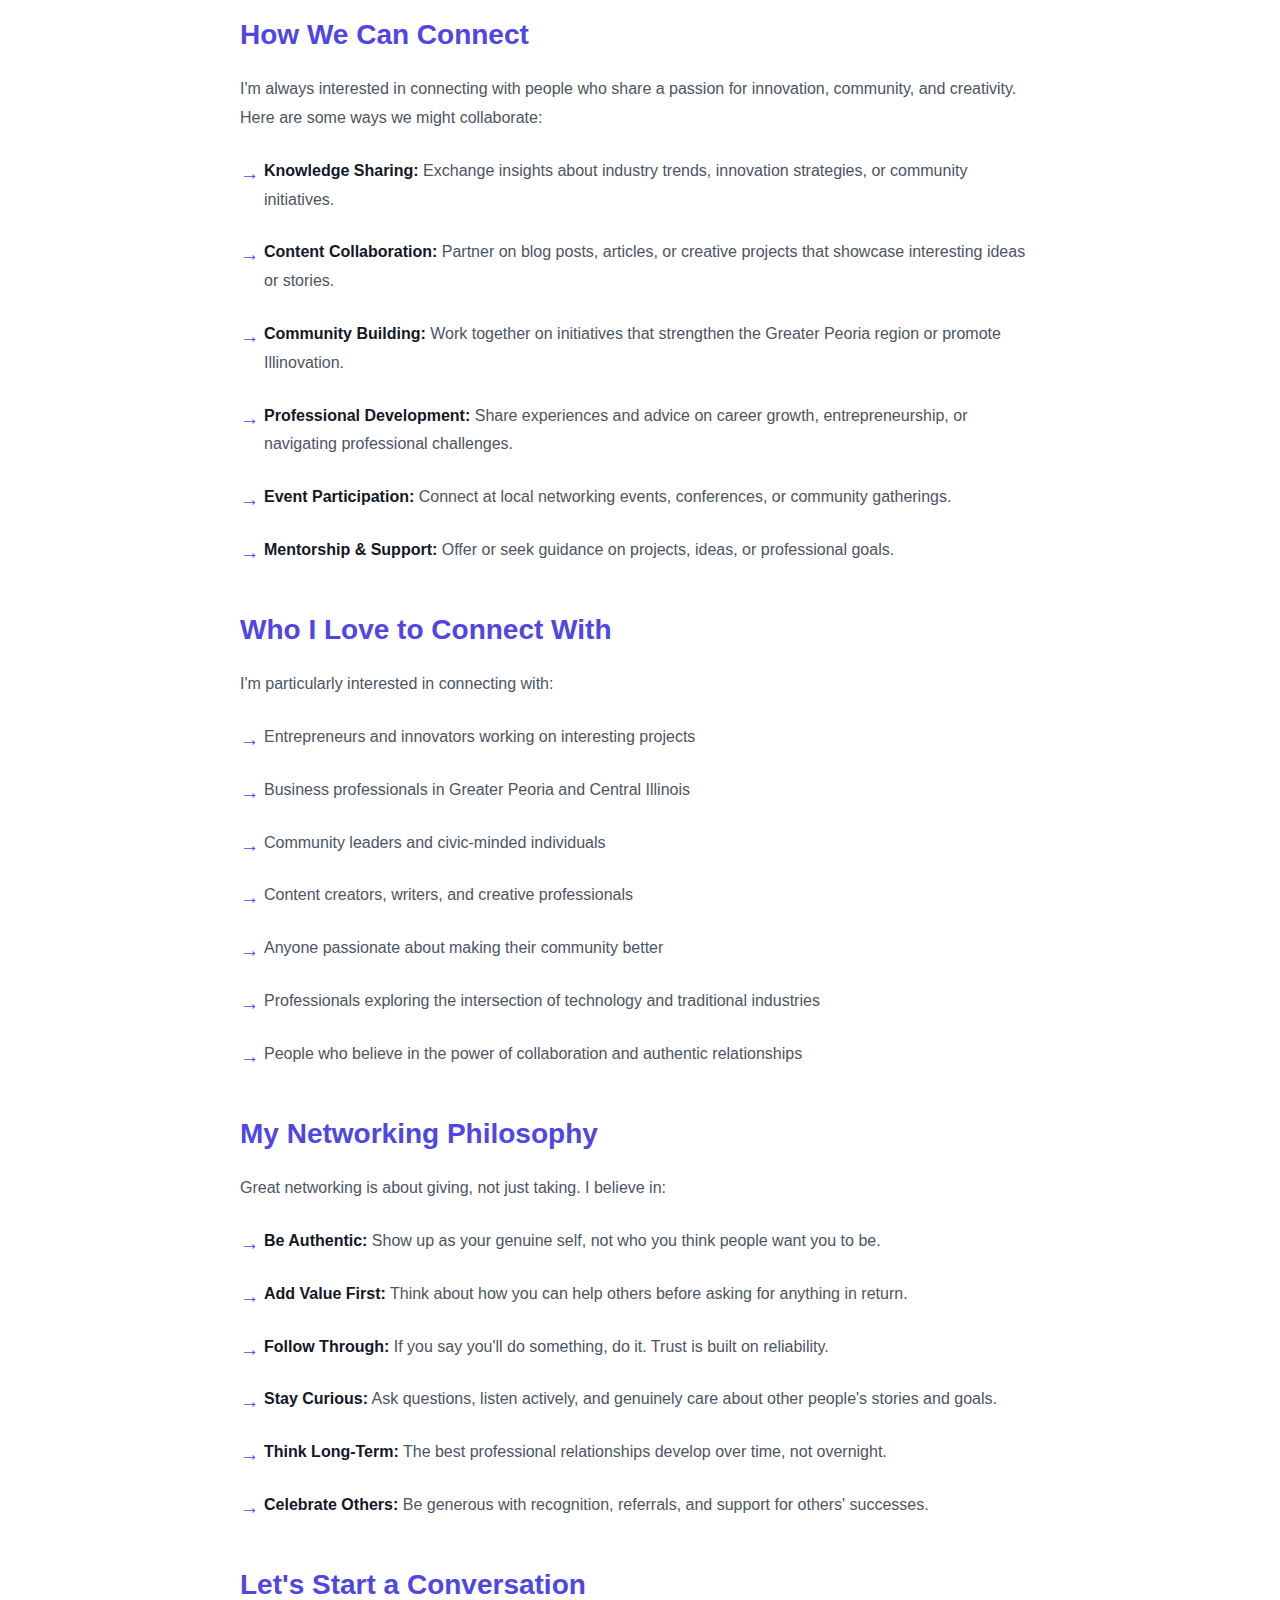
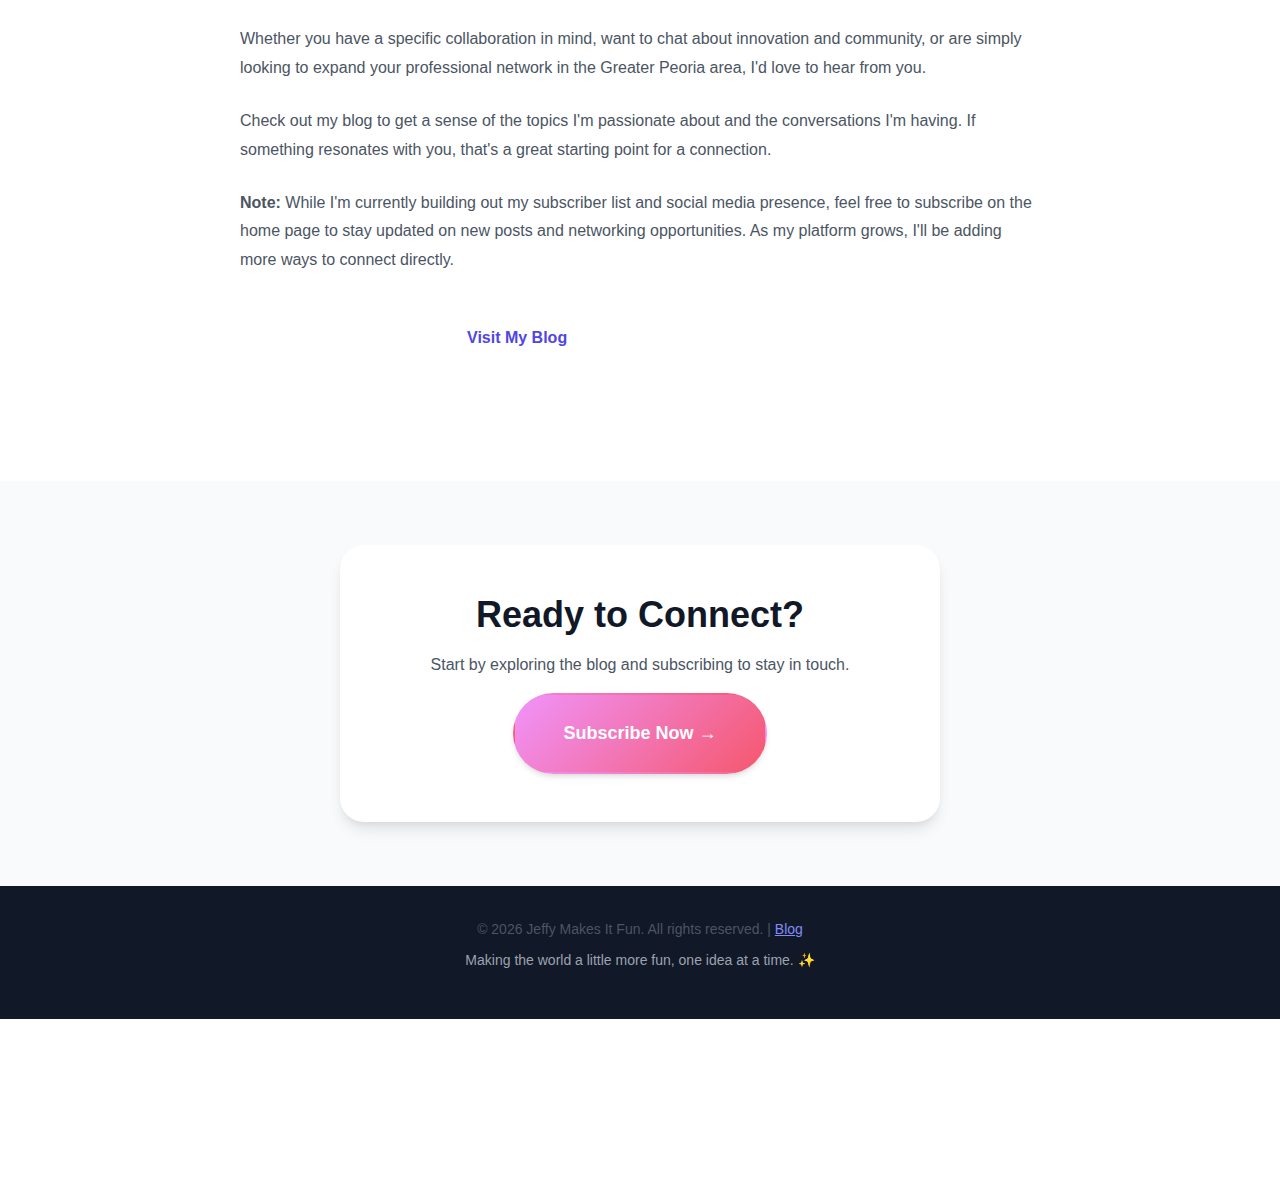
<file: networking.html>
<!DOCTYPE html>
<html lang="en">
<head>
    <!-- META TAGS & SEO -->
    <meta charset="UTF-8">
    <meta name="viewport" content="width=device-width, initial-scale=1.0">

    <title>Professional Networking with Jeffy | Jeffy Makes It Fun</title>
    <meta name="title" content="Professional Networking with Jeffy | Building Meaningful Connections">
    <meta name="description" content="Connect with Jeffy to explore professional networking, collaboration opportunities, and building genuine relationships in business and beyond.">
    <meta name="keywords" content="professional networking, business networking, collaboration, career connections, meaningful relationships, Illinois networking, Greater Peoria professionals">
    <meta name="robots" content="index, follow">

    <!-- Open Graph / Social Media -->
    <meta property="og:type" content="article">
    <meta property="og:url" content="https://jeffymakesit.fun/networking.html">
    <meta property="og:title" content="Professional Networking with Jeffy | Building Meaningful Connections">
    <meta property="og:description" content="Connect with Jeffy to explore professional networking, collaboration, and building genuine relationships in business.">

    <link rel="canonical" href="https://jeffymakesit.fun/networking.html">

    <!-- Favicons for all devices and browsers -->
    <link rel="icon" type="image/x-icon" href="/favicon.ico">
    <link rel="icon" type="image/png" sizes="32x32" href="/favicon-32x32.png">
    <link rel="icon" type="image/png" sizes="16x16" href="/favicon-16x16.png">
    <link rel="apple-touch-icon" sizes="180x180" href="/apple-touch-icon.png">
    <link rel="manifest" href="/site.webmanifest">

    <link rel="stylesheet" href="styles.css">
</head>
<body>
    <!-- Skip to content link for accessibility -->
    <a href="#main-content" class="skip-link">Skip to main content</a>

    <main id="main-content" role="main">

        <!-- HERO SECTION -->
        <section class="hero" aria-labelledby="networking-hero-title">
            <div class="hero-content">
                <h1 id="networking-hero-title" class="hero-title">
                    Let's <span class="gradient-text">Connect</span> 🤝
                </h1>
                <p class="hero-subtitle">
                    Professional networking isn't just about business cards and LinkedIn requests -
                    it's about building genuine relationships that create value for everyone involved.
                </p>
            </div>
            <div class="hero-decoration" aria-hidden="true"></div>
        </section>

        <!-- MAIN CONTENT SECTION -->
        <section class="about-content" aria-labelledby="networking-content-title">
            <div class="container">
                <article class="content-article">

                    <h2 id="networking-content-title" class="section-title">Networking Done Right</h2>

                    <div class="content-block">
                        <h3>My Approach to Networking</h3>
                        <p>
                            I believe that the best professional relationships are built on authenticity,
                            mutual respect, and a genuine interest in helping each other succeed. Networking
                            shouldn't feel transactional or forced - it should be about finding common ground,
                            sharing ideas, and discovering opportunities to collaborate and grow together.
                        </p>
                        <p>
                            Whether you're an entrepreneur, a professional looking to expand your network,
                            or someone passionate about innovation and community, I'd love to connect and
                            explore how we might work together or support each other's goals.
                        </p>
                    </div>

                    <div class="content-block">
                        <h3>What I Bring to the Table</h3>
                        <ul class="passion-list">
                            <li>
                                <strong>Creative Perspective:</strong> A unique viewpoint on innovation,
                                community building, and problem-solving that comes from diverse experiences
                                and a passion for making ideas actionable.
                            </li>
                            <li>
                                <strong>Community Connections:</strong> Deep roots in the Greater Peoria
                                region and broader Illinois innovation ecosystem, with connections to
                                businesses, organizations, and creative professionals.
                            </li>
                            <li>
                                <strong>Content Creation:</strong> Experience in storytelling, blogging,
                                and digital communication that can help amplify ideas and initiatives.
                            </li>
                            <li>
                                <strong>Collaborative Spirit:</strong> A genuine enthusiasm for working
                                with others on projects that make a positive impact.
                            </li>
                            <li>
                                <strong>Strategic Thinking:</strong> Ability to see connections between
                                ideas, identify opportunities, and help develop actionable plans.
                            </li>
                        </ul>
                    </div>

                    <div class="content-block">
                        <h3>How We Can Connect</h3>
                        <p>
                            I'm always interested in connecting with people who share a passion for
                            innovation, community, and creativity. Here are some ways we might collaborate:
                        </p>
                        <ul class="passion-list">
                            <li>
                                <strong>Knowledge Sharing:</strong> Exchange insights about industry trends,
                                innovation strategies, or community initiatives.
                            </li>
                            <li>
                                <strong>Content Collaboration:</strong> Partner on blog posts, articles,
                                or creative projects that showcase interesting ideas or stories.
                            </li>
                            <li>
                                <strong>Community Building:</strong> Work together on initiatives that
                                strengthen the Greater Peoria region or promote Illinovation.
                            </li>
                            <li>
                                <strong>Professional Development:</strong> Share experiences and advice
                                on career growth, entrepreneurship, or navigating professional challenges.
                            </li>
                            <li>
                                <strong>Event Participation:</strong> Connect at local networking events,
                                conferences, or community gatherings.
                            </li>
                            <li>
                                <strong>Mentorship & Support:</strong> Offer or seek guidance on projects,
                                ideas, or professional goals.
                            </li>
                        </ul>
                    </div>

                    <div class="content-block">
                        <h3>Who I Love to Connect With</h3>
                        <p>
                            I'm particularly interested in connecting with:
                        </p>
                        <ul class="passion-list">
                            <li>Entrepreneurs and innovators working on interesting projects</li>
                            <li>Business professionals in Greater Peoria and Central Illinois</li>
                            <li>Community leaders and civic-minded individuals</li>
                            <li>Content creators, writers, and creative professionals</li>
                            <li>Anyone passionate about making their community better</li>
                            <li>Professionals exploring the intersection of technology and traditional industries</li>
                            <li>People who believe in the power of collaboration and authentic relationships</li>
                        </ul>
                    </div>

                    <div class="content-block">
                        <h3>My Networking Philosophy</h3>
                        <p>
                            Great networking is about giving, not just taking. I believe in:
                        </p>
                        <ul class="passion-list">
                            <li>
                                <strong>Be Authentic:</strong> Show up as your genuine self, not who you
                                think people want you to be.
                            </li>
                            <li>
                                <strong>Add Value First:</strong> Think about how you can help others
                                before asking for anything in return.
                            </li>
                            <li>
                                <strong>Follow Through:</strong> If you say you'll do something, do it.
                                Trust is built on reliability.
                            </li>
                            <li>
                                <strong>Stay Curious:</strong> Ask questions, listen actively, and genuinely
                                care about other people's stories and goals.
                            </li>
                            <li>
                                <strong>Think Long-Term:</strong> The best professional relationships
                                develop over time, not overnight.
                            </li>
                            <li>
                                <strong>Celebrate Others:</strong> Be generous with recognition, referrals,
                                and support for others' successes.
                            </li>
                        </ul>
                    </div>

                    <div class="content-block">
                        <h3>Let's Start a Conversation</h3>
                        <p>
                            Whether you have a specific collaboration in mind, want to chat about innovation
                            and community, or are simply looking to expand your professional network in the
                            Greater Peoria area, I'd love to hear from you.
                        </p>
                        <p>
                            Check out my blog to get a sense of the topics I'm passionate about and the
                            conversations I'm having. If something resonates with you, that's a great
                            starting point for a connection.
                        </p>
                        <p>
                            <strong>Note:</strong> While I'm currently building out my subscriber list
                            and social media presence, feel free to subscribe on the home page to stay
                            updated on new posts and networking opportunities. As my platform grows,
                            I'll be adding more ways to connect directly.
                        </p>
                        <div class="cta-buttons">
                            <a href="https://blog.jeffymakesit.fun" class="btn btn-primary" aria-label="Visit Jeffy's blog">
                                Visit My Blog
                            </a>
                            <a href="index.html#subscribe" class="btn btn-secondary" aria-label="Subscribe to stay connected">
                                Subscribe & Connect
                            </a>
                        </div>
                    </div>

                </article>
            </div>
        </section>

        <!-- CALL TO ACTION -->
        <section class="blog-link-section" aria-labelledby="cta-title">
            <div class="container">
                <div class="blog-link-card">
                    <h2 id="cta-title">Ready to Connect?</h2>
                    <p>Start by exploring the blog and subscribing to stay in touch.</p>
                    <a href="index.html#subscribe" class="btn btn-accent btn-large" aria-label="Subscribe to newsletter">
                        Subscribe Now →
                    </a>
                </div>
            </div>
        </section>

    </main>

    <!-- BOTTOM NAVIGATION -->
    <nav class="bottom-nav" role="navigation" aria-label="Main navigation">
        <ul class="nav-list">
            <li class="nav-item">
                <a href="index.html" class="nav-link">
                    <span class="nav-icon" aria-hidden="true">🏠</span>
                    <span class="nav-text">Home</span>
                </a>
            </li>
            <li class="nav-item">
                <a href="about.html" class="nav-link">
                    <span class="nav-icon" aria-hidden="true">👋</span>
                    <span class="nav-text">About</span>
                </a>
            </li>
            <li class="nav-item">
                <a href="greaterpeoria.html" class="nav-link">
                    <span class="nav-icon" aria-hidden="true">🌆</span>
                    <span class="nav-text">Peoria</span>
                </a>
            </li>
            <li class="nav-item">
                <a href="illinovation.html" class="nav-link">
                    <span class="nav-icon" aria-hidden="true">💡</span>
                    <span class="nav-text">Illinovation</span>
                </a>
            </li>
            <li class="nav-item">
                <a href="networking.html" class="nav-link active" aria-current="page">
                    <span class="nav-icon" aria-hidden="true">🤝</span>
                    <span class="nav-text">Network</span>
                </a>
            </li>
        </ul>
    </nav>

    <!-- FOOTER -->
    <footer class="footer" role="contentinfo">
        <div class="container">
            <p class="footer-text">
                &copy; 2026 Jeffy Makes It Fun. All rights reserved. |
                <a href="https://blog.jeffymakesit.fun" class="footer-link">Blog</a>
            </p>
            <p class="footer-tagline">Making the world a little more fun, one idea at a time. ✨</p>
        </div>
    </footer>

    <script src="script.js"></script>
</body>
</html>
</file>
<file: styles.css>
/*
    JEFFY MAKES IT FUN - MAIN STYLESHEET
    =====================================

    Design Philosophy:
    - Mobile-first approach (base styles for mobile, media queries for larger screens)
    - Accessibility-focused (high contrast ratios, focus states, screen reader support)
    - Colorblind-friendly palette (tested against common color vision deficiencies)
    - Universal system fonts for fast loading and broad compatibility
    - Modern gradients and smooth animations for visual appeal
    - Clean, minimal design with clear visual hierarchy

    Table of Contents:
    1. CSS Reset & Base Styles
    2. CSS Custom Properties (Design Tokens)
    3. Typography
    4. Layout & Containers
    5. Hero Section
    6. Feature Cards
    7. Subscription Form
    8. Bottom Navigation
    9. Footer
    10. Accessibility Features
    11. Responsive Design (Media Queries)
*/

/* ============================================
   1. CSS RESET & BASE STYLES
   ============================================
   Normalizes browser inconsistencies and sets sensible defaults.
*/

* {
    margin: 0;
    padding: 0;
    box-sizing: border-box; /* Makes width/height calculations include padding and border */
}

html {
    /* Smooth scrolling for anchor links */
    scroll-behavior: smooth;
    /* Base font size for rem calculations (1rem = 16px) */
    font-size: 16px;
}

body {
    /* System font stack - uses native fonts for each OS, loads instantly, looks familiar */
    font-family: -apple-system, BlinkMacSystemFont, "Segoe UI", Roboto, Oxygen-Sans, Ubuntu, Cantarell, "Helvetica Neue", sans-serif;
    line-height: 1.6; /* Optimal readability */
    color: var(--text-primary);
    background: var(--bg-primary);
    /* Prevent horizontal scroll on mobile */
    overflow-x: hidden;
    /* Add padding at bottom for fixed bottom nav */
    padding-bottom: 80px;
}

/* ============================================
   2. CSS CUSTOM PROPERTIES (DESIGN TOKENS)
   ============================================
   Centralized color scheme and values for easy maintenance and consistency.
   Colors chosen to be colorblind-friendly and WCAG AA compliant.
*/

:root {
    /* PRIMARY COLORS - Vibrant but accessible blues and purples */
    --color-primary: #4F46E5; /* Indigo - main brand color */
    --color-primary-dark: #3730A3; /* Darker indigo for hover states */
    --color-primary-light: #818CF8; /* Lighter indigo for accents */

    /* SECONDARY COLORS - Warm, inviting coral/orange tones */
    --color-secondary: #F59E0B; /* Amber - secondary brand color */
    --color-secondary-dark: #D97706; /* Darker amber for hover */
    --color-secondary-light: #FCD34D; /* Light amber for highlights */

    /* ACCENT COLOR - Energetic pink/magenta for CTAs */
    --color-accent: #EC4899; /* Pink - for important CTAs */
    --color-accent-dark: #DB2777; /* Darker pink for hover */

    /* NEUTRAL COLORS - For text and backgrounds */
    --color-white: #FFFFFF;
    --color-gray-50: #F9FAFB;
    --color-gray-100: #F3F4F6;
    --color-gray-200: #E5E7EB;
    --color-gray-300: #D1D5DB;
    --color-gray-400: #9CA3AF;
    --color-gray-600: #4B5563;
    --color-gray-700: #374151;
    --color-gray-800: #1F2937;
    --color-gray-900: #111827;

    /* SEMANTIC COLORS - Applied to elements based on meaning */
    --bg-primary: var(--color-white);
    --bg-secondary: var(--color-gray-50);
    --text-primary: var(--color-gray-900);
    --text-secondary: var(--color-gray-600);
    --border-color: var(--color-gray-200);

    /* GRADIENTS - Fun, modern visual elements */
    --gradient-primary: linear-gradient(135deg, #667eea 0%, #764ba2 100%);
    --gradient-secondary: linear-gradient(135deg, #f093fb 0%, #f5576c 100%);
    --gradient-accent: linear-gradient(135deg, #4facfe 0%, #00f2fe 100%);
    --gradient-warm: linear-gradient(135deg, #fa709a 0%, #fee140 100%);

    /* SPACING - Consistent spacing scale */
    --spacing-xs: 0.5rem;   /* 8px */
    --spacing-sm: 1rem;     /* 16px */
    --spacing-md: 1.5rem;   /* 24px */
    --spacing-lg: 2rem;     /* 32px */
    --spacing-xl: 3rem;     /* 48px */
    --spacing-2xl: 4rem;    /* 64px */

    /* BORDER RADIUS - Rounded corners for modern look */
    --radius-sm: 0.375rem;  /* 6px */
    --radius-md: 0.5rem;    /* 8px */
    --radius-lg: 1rem;      /* 16px */
    --radius-xl: 1.5rem;    /* 24px */
    --radius-full: 9999px;  /* Fully rounded */

    /* SHADOWS - Depth and elevation */
    --shadow-sm: 0 1px 2px 0 rgba(0, 0, 0, 0.05);
    --shadow-md: 0 4px 6px -1px rgba(0, 0, 0, 0.1), 0 2px 4px -1px rgba(0, 0, 0, 0.06);
    --shadow-lg: 0 10px 15px -3px rgba(0, 0, 0, 0.1), 0 4px 6px -2px rgba(0, 0, 0, 0.05);
    --shadow-xl: 0 20px 25px -5px rgba(0, 0, 0, 0.1), 0 10px 10px -5px rgba(0, 0, 0, 0.04);

    /* TRANSITIONS - Smooth animations */
    --transition-fast: 150ms ease-in-out;
    --transition-base: 250ms ease-in-out;
    --transition-slow: 350ms ease-in-out;
}

/* ============================================
   3. TYPOGRAPHY
   ============================================
   Clear hierarchy and readable text sizes.
*/

h1, h2, h3, h4, h5, h6 {
    font-weight: 700;
    line-height: 1.2;
    color: var(--text-primary);
    margin-bottom: var(--spacing-sm);
}

h1 { font-size: 2rem; }      /* 32px on mobile */
h2 { font-size: 1.75rem; }   /* 28px on mobile */
h3 { font-size: 1.5rem; }    /* 24px on mobile */
h4 { font-size: 1.25rem; }   /* 20px on mobile */

p {
    margin-bottom: var(--spacing-sm);
    color: var(--text-secondary);
}

a {
    color: var(--color-primary);
    text-decoration: none;
    transition: color var(--transition-fast);
}

a:hover {
    color: var(--color-primary-dark);
}

/* ============================================
   4. LAYOUT & CONTAINERS
   ============================================
   Responsive container with max width for readability.
*/

.container {
    width: 100%;
    max-width: 1200px; /* Prevents text from becoming too wide on large screens */
    margin: 0 auto;
    padding: 0 var(--spacing-md);
}

section {
    padding: var(--spacing-xl) 0;
}

.section-title {
    text-align: center;
    margin-bottom: var(--spacing-lg);
    font-size: 2rem;
}

/* ============================================
   5. HERO SECTION
   ============================================
   Eye-catching first impression with gradient background.
*/

.hero {
    /* Full viewport height for impact */
    min-height: 80vh;
    display: flex;
    align-items: center;
    justify-content: center;
    position: relative;
    /* Beautiful gradient background */
    background: var(--gradient-primary);
    color: var(--color-white);
    text-align: center;
    padding: var(--spacing-xl) var(--spacing-md);
    overflow: hidden;
}

.hero-content {
    position: relative;
    z-index: 2;
    max-width: 800px;
}

.hero-title {
    font-size: 2.5rem;
    margin-bottom: var(--spacing-md);
    /* Text shadow for better readability on gradient background */
    text-shadow: 0 2px 4px rgba(0, 0, 0, 0.1);
}

/* Gradient text effect for brand name */
.gradient-text {
    background: var(--gradient-warm);
    -webkit-background-clip: text;
    -webkit-text-fill-color: transparent;
    background-clip: text;
    /* Fallback for browsers that don't support background-clip: text */
    color: var(--color-white);
    display: inline-block;
}

.hero-subtitle {
    font-size: 1.25rem;
    margin-bottom: var(--spacing-lg);
    color: var(--color-gray-100);
    line-height: 1.6;
}

/* Hero decorative element - subtle animated background shape */
.hero-decoration {
    position: absolute;
    top: -10%;
    right: -10%;
    width: 500px;
    height: 500px;
    background: var(--gradient-accent);
    border-radius: 50%;
    opacity: 0.1;
    /* Gentle floating animation */
    animation: float 20s ease-in-out infinite;
}

@keyframes float {
    0%, 100% { transform: translate(0, 0) rotate(0deg); }
    25% { transform: translate(20px, -20px) rotate(5deg); }
    50% { transform: translate(-20px, 20px) rotate(-5deg); }
    75% { transform: translate(20px, 20px) rotate(5deg); }
}

/* ============================================
   6. BUTTONS & CALL-TO-ACTION
   ============================================
   Accessible, touch-friendly buttons with clear states.
*/

.cta-buttons {
    display: flex;
    flex-direction: column;
    gap: var(--spacing-sm);
    align-items: center;
}

.btn {
    display: inline-block;
    padding: var(--spacing-sm) var(--spacing-lg);
    border-radius: var(--radius-full);
    font-weight: 600;
    font-size: 1rem;
    text-align: center;
    cursor: pointer;
    border: 2px solid transparent;
    transition: all var(--transition-base);
    /* Minimum touch target size for accessibility (44x44px) */
    min-height: 44px;
    min-width: 44px;
    text-decoration: none;
}

/* Primary button - main CTAs */
.btn-primary {
    background: var(--color-white);
    color: var(--color-primary);
}

.btn-primary:hover {
    background: var(--color-gray-100);
    transform: translateY(-2px);
    box-shadow: var(--shadow-lg);
}

/* Secondary button - alternative actions */
.btn-secondary {
    background: transparent;
    color: var(--color-white);
    border-color: var(--color-white);
}

.btn-secondary:hover {
    background: var(--color-white);
    color: var(--color-primary);
    transform: translateY(-2px);
}

/* Accent button - high-priority CTAs */
.btn-accent {
    background: var(--gradient-secondary);
    color: var(--color-white);
    box-shadow: var(--shadow-md);
}

.btn-accent:hover {
    transform: translateY(-2px);
    box-shadow: var(--shadow-xl);
}

.btn-large {
    padding: var(--spacing-md) var(--spacing-xl);
    font-size: 1.125rem;
}

.btn-full {
    width: 100%;
}

/* Focus states for keyboard navigation accessibility */
.btn:focus-visible {
    outline: 3px solid var(--color-secondary);
    outline-offset: 2px;
}

/* ============================================
   7. FEATURE CARDS
   ============================================
   Showcases main content areas in an attractive grid.
*/

.about-preview {
    background: var(--bg-secondary);
}

.features-grid {
    display: grid;
    grid-template-columns: 1fr; /* Single column on mobile */
    gap: var(--spacing-lg);
    margin-top: var(--spacing-xl);
}

.feature-card {
    background: var(--color-white);
    padding: var(--spacing-lg);
    border-radius: var(--radius-lg);
    box-shadow: var(--shadow-md);
    transition: all var(--transition-base);
    border: 2px solid transparent;
}

.feature-card:hover {
    transform: translateY(-4px);
    box-shadow: var(--shadow-xl);
    border-color: var(--color-primary-light);
}

.feature-icon {
    font-size: 3rem;
    margin-bottom: var(--spacing-sm);
    /* Prevents icon from being selected as text */
    user-select: none;
}

.feature-card h3 {
    color: var(--text-primary);
    margin-bottom: var(--spacing-sm);
}

.feature-card p {
    color: var(--text-secondary);
    margin-bottom: var(--spacing-md);
}

.feature-link {
    color: var(--color-primary);
    font-weight: 600;
    display: inline-flex;
    align-items: center;
    gap: 0.25rem;
    transition: gap var(--transition-fast);
}

.feature-link:hover {
    gap: 0.5rem; /* Arrow moves right on hover */
}

/* ============================================
   8. SUBSCRIPTION FORM
   ============================================
   Email capture form with validation and accessibility.
*/

.subscribe-section {
    background: var(--gradient-primary);
    color: var(--color-white);
}

.subscribe-content {
    max-width: 600px;
    margin: 0 auto;
    text-align: center;
}

.subscribe-description {
    color: var(--color-gray-100);
    margin-bottom: var(--spacing-xl);
}

.subscribe-form {
    background: var(--color-white);
    padding: var(--spacing-lg);
    border-radius: var(--radius-xl);
    box-shadow: var(--shadow-xl);
    text-align: left;
}

.form-group {
    margin-bottom: var(--spacing-md);
}

.form-label {
    display: block;
    margin-bottom: var(--spacing-xs);
    font-weight: 600;
    color: var(--text-primary);
}

.form-input {
    width: 100%;
    padding: var(--spacing-sm);
    border: 2px solid var(--border-color);
    border-radius: var(--radius-md);
    font-size: 1rem;
    font-family: inherit;
    transition: border-color var(--transition-fast);
    /* Minimum touch target height */
    min-height: 44px;
}

.form-input:focus {
    outline: none;
    border-color: var(--color-primary);
    box-shadow: 0 0 0 3px rgba(79, 70, 229, 0.1);
}

/* Invalid input styling for HTML5 validation */
.form-input:invalid:not(:placeholder-shown) {
    border-color: #EF4444; /* Red for errors */
}

.form-input:valid:not(:placeholder-shown) {
    border-color: #10B981; /* Green for valid */
}

/* Checkbox styling */
.checkbox-group {
    display: flex;
    align-items: flex-start;
    gap: var(--spacing-sm);
}

.form-checkbox {
    /* Larger checkbox for easier tapping on mobile */
    width: 20px;
    height: 20px;
    margin-top: 0.25rem;
    cursor: pointer;
    flex-shrink: 0;
}

.checkbox-label {
    cursor: pointer;
    color: var(--text-secondary);
    font-size: 0.875rem;
    user-select: none;
}

/* Form message (success/error feedback) */
.form-message {
    margin-top: var(--spacing-md);
    padding: var(--spacing-sm);
    border-radius: var(--radius-md);
    text-align: center;
    font-weight: 600;
    display: none; /* Hidden by default, shown via JavaScript */
}

.form-message.success {
    background: #D1FAE5;
    color: #065F46;
    border: 2px solid #10B981;
}

.form-message.error {
    background: #FEE2E2;
    color: #991B1B;
    border: 2px solid #EF4444;
}

/* ============================================
   9. BLOG LINK SECTION
   ============================================
   Frictionless bridge to Blogger site.
*/

.blog-link-section {
    background: var(--bg-secondary);
}

.blog-link-card {
    max-width: 600px;
    margin: 0 auto;
    text-align: center;
    background: var(--color-white);
    padding: var(--spacing-xl);
    border-radius: var(--radius-xl);
    box-shadow: var(--shadow-lg);
}

.blog-hint {
    margin-top: var(--spacing-md);
    font-size: 0.875rem;
    color: var(--text-secondary);
    font-style: italic;
}

/* ============================================
   10. BOTTOM NAVIGATION
   ============================================
   Mobile-first navigation at bottom for thumb-friendly access.
   Fixed position keeps it always visible.
*/

.bottom-nav {
    position: fixed;
    bottom: 0;
    left: 0;
    right: 0;
    background: var(--color-white);
    border-top: 2px solid var(--border-color);
    box-shadow: 0 -4px 6px -1px rgba(0, 0, 0, 0.1);
    z-index: 1000; /* Stays on top of content */
    padding: var(--spacing-xs) 0;
}

.nav-list {
    display: flex;
    justify-content: space-around;
    align-items: center;
    list-style: none;
    max-width: 600px;
    margin: 0 auto;
}

.nav-item {
    flex: 1;
}

.nav-link {
    display: flex;
    flex-direction: column;
    align-items: center;
    gap: 0.25rem;
    padding: var(--spacing-xs);
    color: var(--text-secondary);
    transition: all var(--transition-fast);
    border-radius: var(--radius-md);
    /* Minimum touch target */
    min-height: 44px;
    justify-content: center;
}

.nav-link:hover,
.nav-link.active {
    color: var(--color-primary);
    background: var(--color-gray-50);
}

.nav-icon {
    font-size: 1.5rem;
    user-select: none;
}

.nav-text {
    font-size: 0.75rem;
    font-weight: 600;
}

/* Active state indicator */
.nav-link.active {
    position: relative;
}

.nav-link.active::before {
    content: '';
    position: absolute;
    top: 0;
    left: 50%;
    transform: translateX(-50%);
    width: 40%;
    height: 3px;
    background: var(--color-primary);
    border-radius: var(--radius-full);
}

/* ============================================
   11. FOOTER
   ============================================
   Copyright and additional info.
*/

.footer {
    background: var(--color-gray-900);
    color: var(--color-gray-400);
    text-align: center;
    padding: var(--spacing-lg) var(--spacing-md);
    margin-bottom: 80px; /* Space for fixed bottom nav */
}

.footer-text {
    margin-bottom: var(--spacing-xs);
    font-size: 0.875rem;
}

.footer-link {
    color: var(--color-primary-light);
    text-decoration: underline;
}

.footer-link:hover {
    color: var(--color-white);
}

.footer-tagline {
    font-size: 0.875rem;
    color: var(--color-gray-500);
}

/* ============================================
   12. ACCESSIBILITY FEATURES
   ============================================
   Essential for screen readers and keyboard navigation.
*/

/* Skip to content link - visible only when focused */
.skip-link {
    position: absolute;
    top: -100px;
    left: 0;
    background: var(--color-primary);
    color: var(--color-white);
    padding: var(--spacing-sm) var(--spacing-md);
    text-decoration: none;
    z-index: 9999;
    border-radius: var(--radius-md);
}

.skip-link:focus {
    top: var(--spacing-sm);
    left: var(--spacing-sm);
}

/* Focus visible for all interactive elements */
a:focus-visible,
button:focus-visible,
input:focus-visible,
textarea:focus-visible {
    outline: 3px solid var(--color-secondary);
    outline-offset: 2px;
}

/* Reduced motion for users who prefer it */
@media (prefers-reduced-motion: reduce) {
    *,
    *::before,
    *::after {
        animation-duration: 0.01ms !important;
        animation-iteration-count: 1 !important;
        transition-duration: 0.01ms !important;
    }

    html {
        scroll-behavior: auto;
    }
}

/* High contrast mode support */
@media (prefers-contrast: high) {
    :root {
        --color-primary: #0000FF;
        --text-primary: #000000;
        --bg-primary: #FFFFFF;
    }

    .btn {
        border-width: 3px;
    }
}

/* ============================================
   13. RESPONSIVE DESIGN (MEDIA QUERIES)
   ============================================
   Mobile-first approach: base styles are mobile,
   these queries enhance for larger screens.
*/

/* Small tablets and large phones (landscape) */
@media (min-width: 576px) {
    .cta-buttons {
        flex-direction: row;
        justify-content: center;
    }

    .features-grid {
        grid-template-columns: repeat(2, 1fr);
    }
}

/* Tablets */
@media (min-width: 768px) {
    h1 { font-size: 3rem; }
    h2 { font-size: 2.25rem; }
    h3 { font-size: 1.75rem; }

    .hero-title {
        font-size: 3.5rem;
    }

    .hero-subtitle {
        font-size: 1.5rem;
    }

    section {
        padding: var(--spacing-2xl) 0;
    }

    .features-grid {
        grid-template-columns: repeat(2, 1fr);
    }

    /* On larger screens, bottom nav can show horizontally with more space */
    .nav-text {
        font-size: 0.875rem;
    }
}

/* Laptops and desktops */
@media (min-width: 1024px) {
    .hero-title {
        font-size: 4rem;
    }

    .features-grid {
        grid-template-columns: repeat(4, 1fr);
    }

    /* On desktop, navigation could optionally move to top
       but keeping bottom nav for consistency with mobile */
}

/* Large desktops */
@media (min-width: 1280px) {
    .container {
        max-width: 1280px;
    }
}

/* ============================================
   14. CONTENT PAGES STYLING
   ============================================
   Styles for About, Greater Peoria, Illinovation, and Networking pages.
*/

.about-content {
    background: var(--bg-primary);
}

.content-article {
    max-width: 800px;
    margin: 0 auto;
}

.content-block {
    margin-bottom: var(--spacing-xl);
}

.content-block h3 {
    color: var(--color-primary);
    margin-top: var(--spacing-lg);
    margin-bottom: var(--spacing-md);
}

.content-block p {
    line-height: 1.8;
    margin-bottom: var(--spacing-md);
    color: var(--text-secondary);
}

/* Styled list for content pages */
.passion-list {
    list-style: none;
    padding-left: 0;
    margin: var(--spacing-md) 0;
}

.passion-list li {
    padding-left: var(--spacing-md);
    margin-bottom: var(--spacing-md);
    position: relative;
    line-height: 1.8;
    color: var(--text-secondary);
}

/* Custom bullet point using gradient */
.passion-list li::before {
    content: '→';
    position: absolute;
    left: 0;
    color: var(--color-primary);
    font-weight: 700;
    font-size: 1.2rem;
}

/* Emphasize the strong tags in lists */
.passion-list strong {
    color: var(--text-primary);
    font-weight: 700;
}

/* Content page CTA buttons spacing */
.content-block .cta-buttons {
    margin-top: var(--spacing-lg);
}

/* ============================================
   15. PRINT STYLES
   ============================================
   Optimized for printing (though rarely used for landing pages).
*/

@media print {
    .bottom-nav,
    .hero-decoration,
    .cta-buttons {
        display: none;
    }

    body {
        background: white;
        color: black;
    }

    a {
        text-decoration: underline;
    }

    a[href^="http"]::after {
        content: " (" attr(href) ")";
    }
}
</file>
